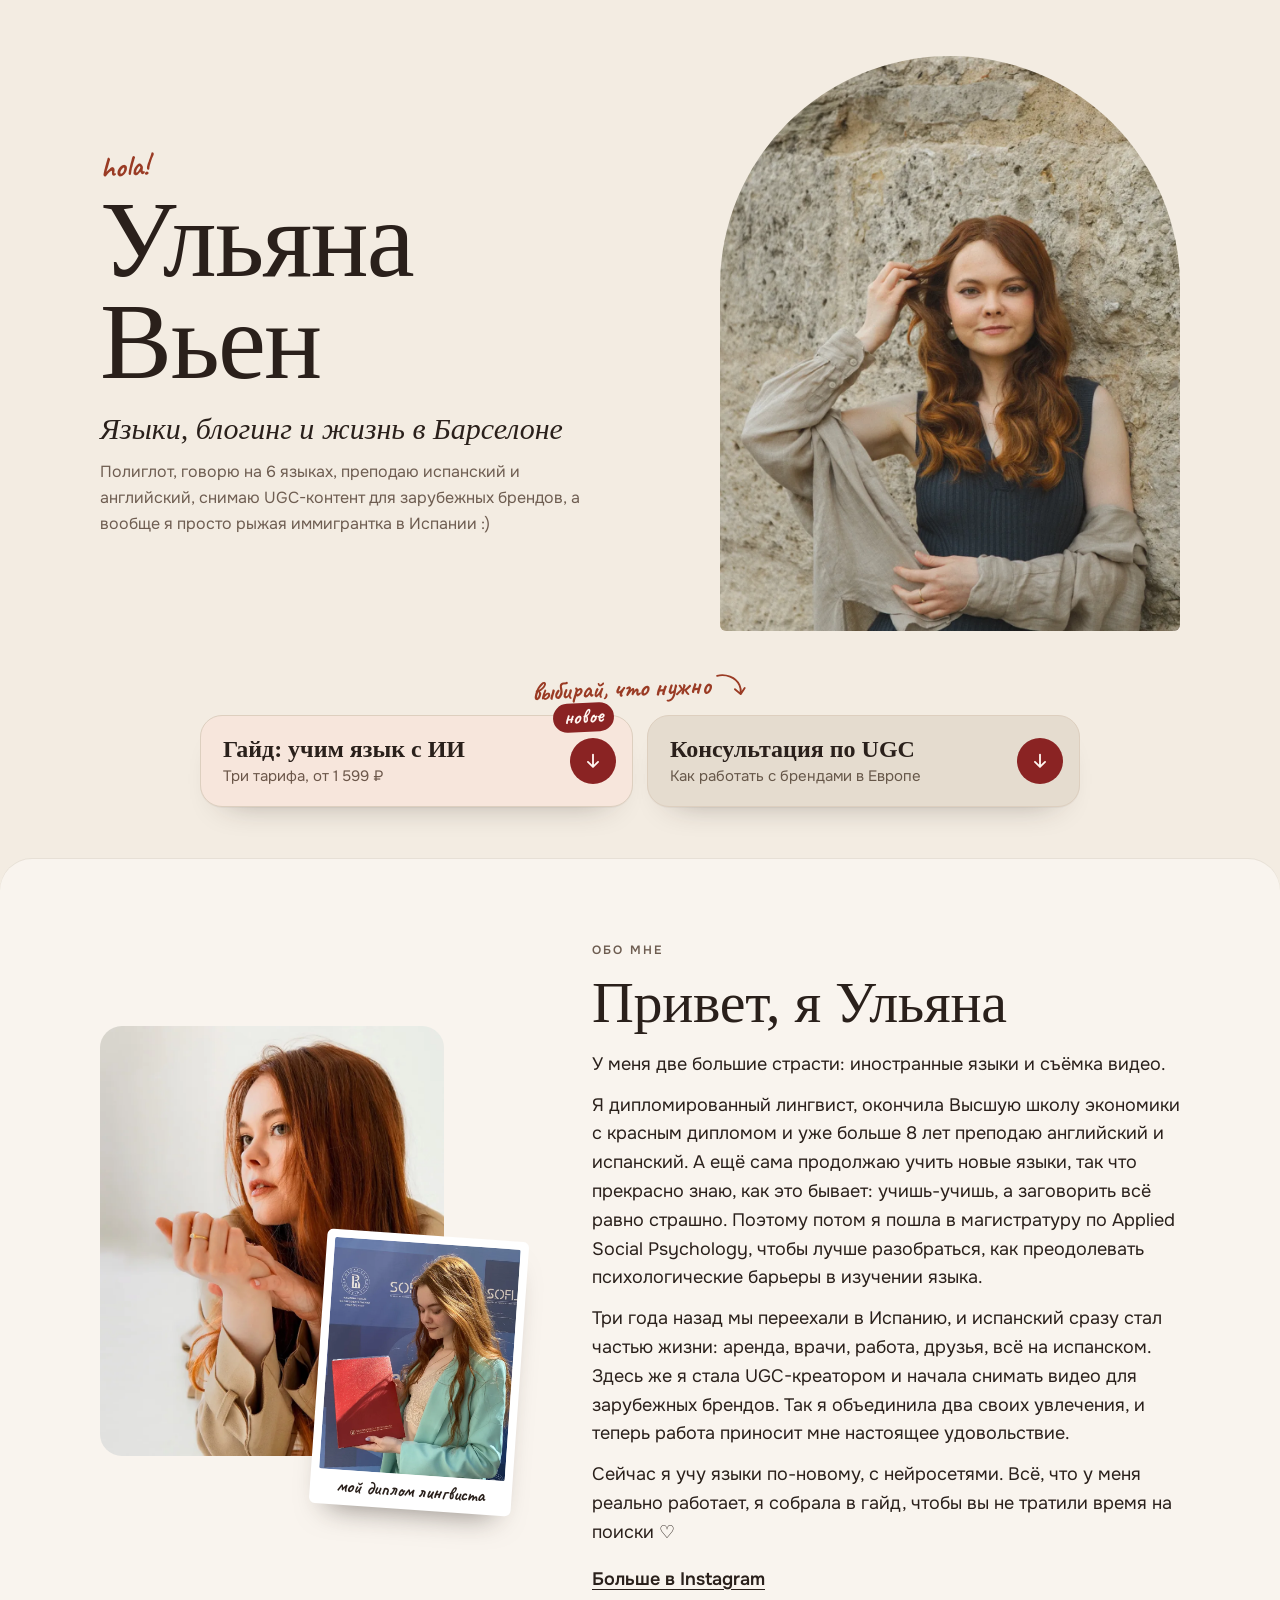
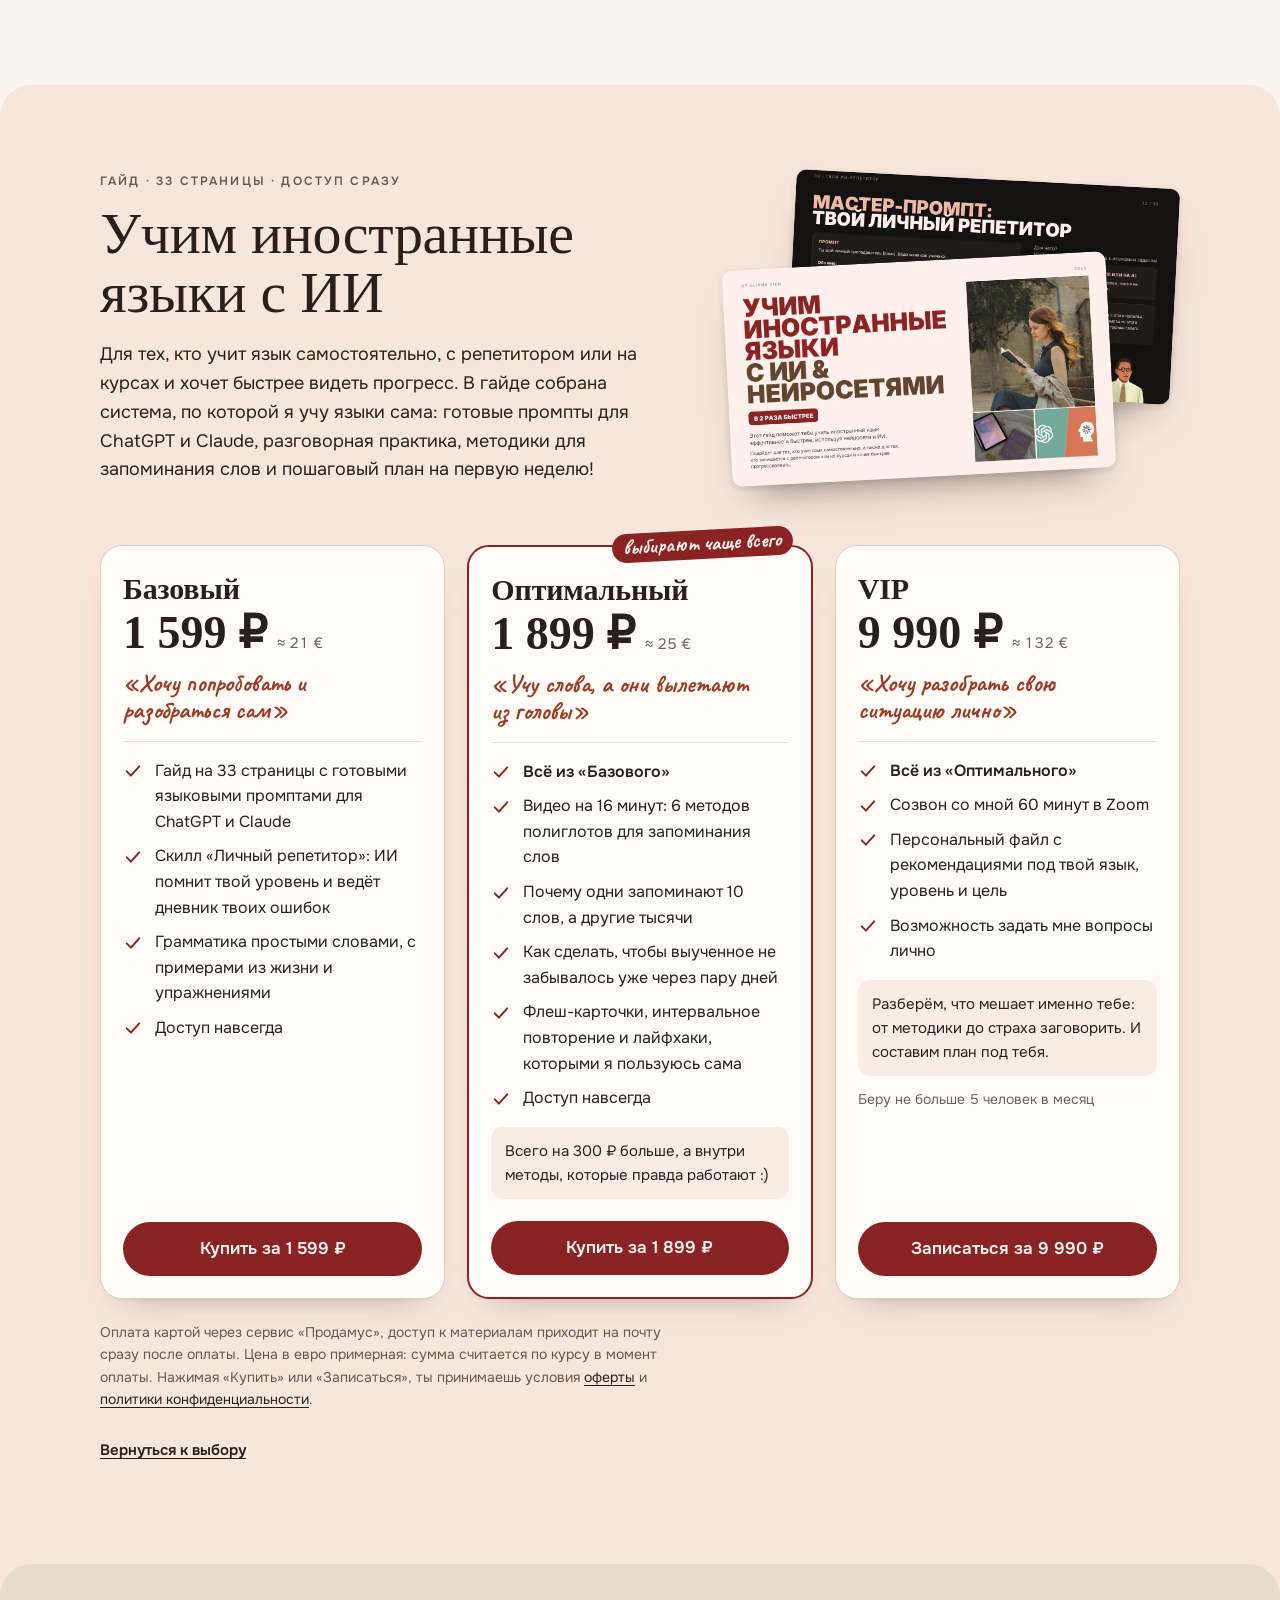
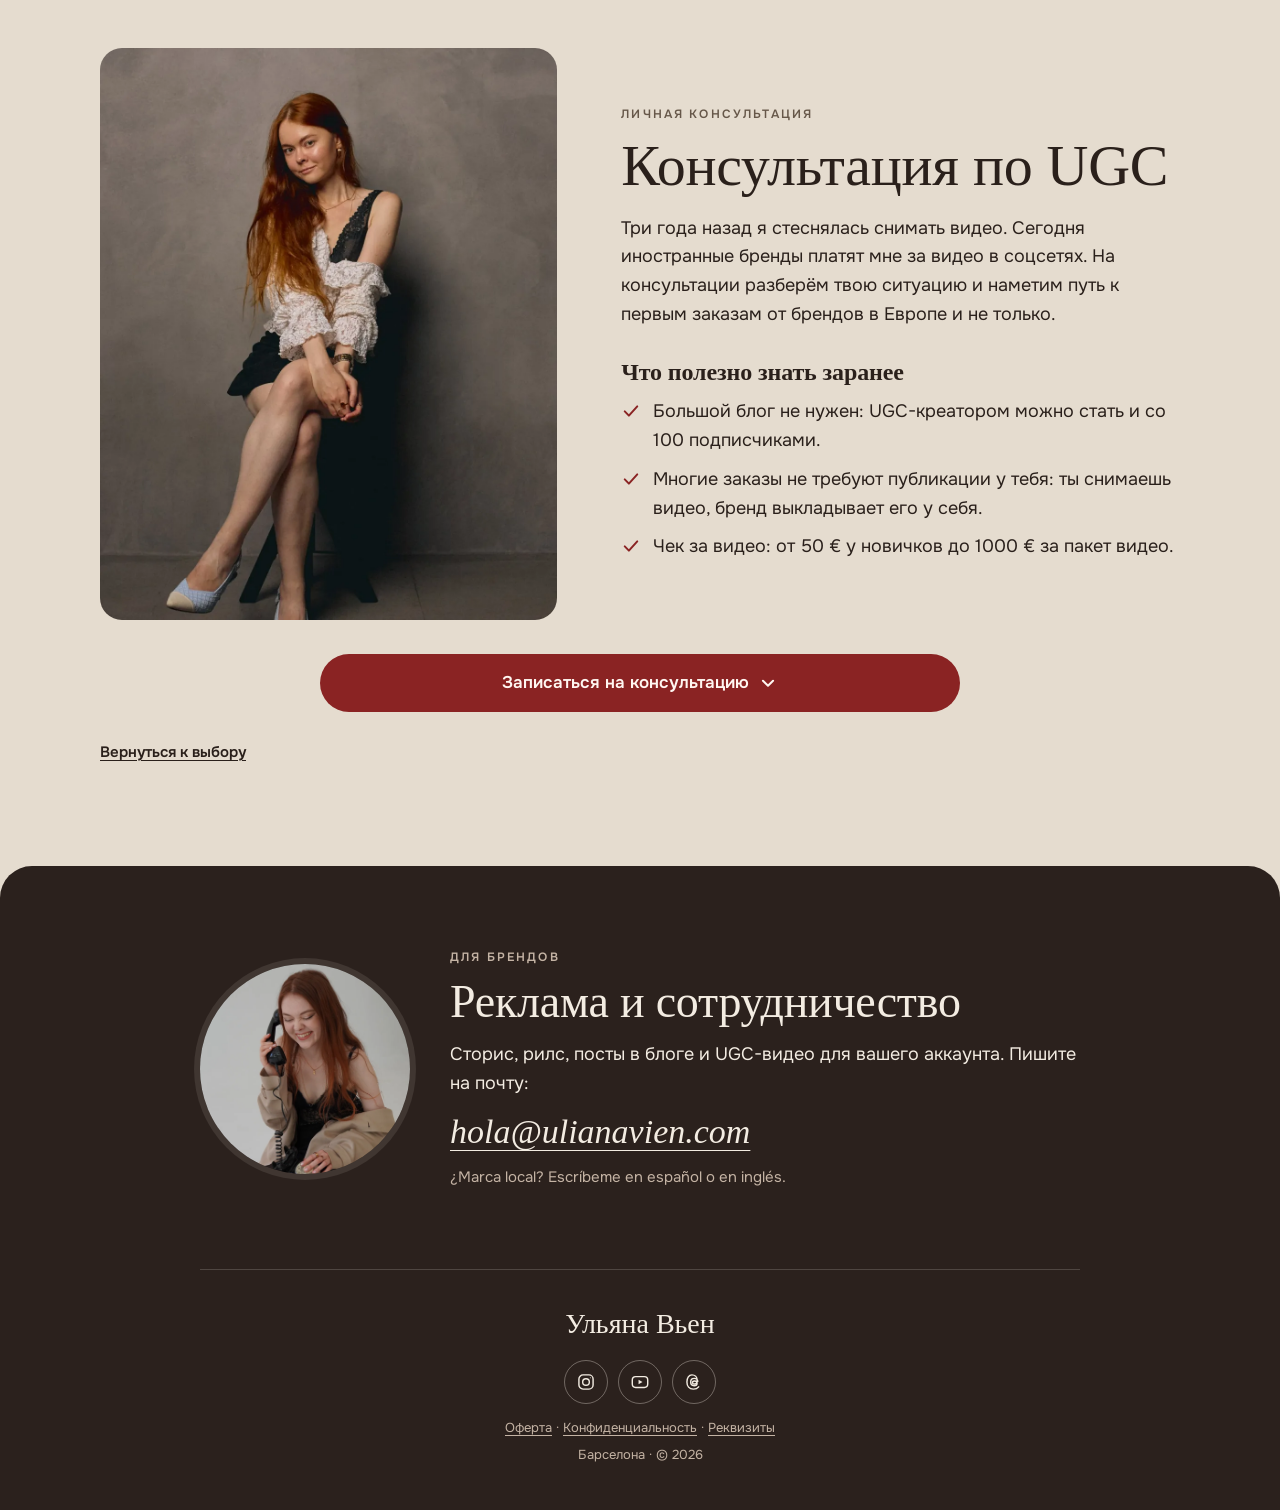
<file: index.html>
<!doctype html>
<html lang="ru">
<head>
  <meta charset="utf-8">
  <meta name="viewport" content="width=device-width, initial-scale=1, viewport-fit=cover">
  <meta name="robots" content="noindex">
  <title>Ульяна Вьен: языки, UGC и жизнь в Испании</title>
  <meta name="description" content="Гайд «Учим иностранные языки с ИИ», консультации по UGC. Ульяна Вьен, лингвист, Барселона.">
  <meta name="theme-color" content="#f3ece2">
  <meta property="og:type" content="website">
  <meta property="og:title" content="Ульяна Вьен">
  <meta property="og:description" content="Гайд «Учим иностранные языки с ИИ» и консультации по UGC.">
  <meta property="og:image" content="https://ulianavien.com/img/og.jpg">
  <meta property="og:locale" content="ru_RU">
  <link rel="icon" href="/favicon.svg" type="image/svg+xml">
  <link rel="preconnect" href="https://fonts.bunny.net">
  <link rel="stylesheet" href="https://fonts.bunny.net/css?family=cormorant-garamond:500,500i,600|onest:400,500,600|caveat:700&display=swap">
  <link rel="stylesheet" href="/styles.css">
  <link rel="preload" as="image" href="/img/uliana-hero.webp" fetchpriority="high">
</head>
<body>
  <header class="hero tone-0">
    <div class="wrap hero__grid">
      <figure class="hero__frame">
        <img class="hero__photo" src="/img/uliana-hero.webp" width="1080" height="1350" fetchpriority="high" alt="Ульяна Вьен с длинными рыжими волосами у каменной стены">
      </figure>
      <div class="hero__text">
        <p class="hand hero__hi" lang="es">hola!</p>
        <h1 class="hero__name">Ульяна Вьен</h1>
        <p class="hero__line">Языки, блогинг и жизнь в Барселоне</p>
        <p class="hero__bio">Полиглот, говорю на 6 языках, преподаю испанский и английский, снимаю <span class="nowrap">UGC-контент</span> для зарубежных брендов, а вообще я просто рыжая иммигрантка в Испании :)</p>
      </div>
    </div>
  </header>

  <nav class="doors tone-0" id="doors" aria-label="Чем могу помочь">
    <div class="wrap">
      <p class="hand doors__hint" aria-hidden="true">выбирай, что нужно
        <svg viewBox="0 0 40 32"><path d="M4 6c10-2 22 2 26 12 1.5 3.6 1.6 6.6 1 9.5M24.5 22.5l6.5 6 5-7"/></svg></p>
      <ul class="doors__list">
        <li><a class="door tone-1" href="#gaid">
          <span class="door__text"><span class="door__name">Гайд: учим язык с ИИ</span><span class="door__sub">Три тарифа, от 1&nbsp;599&nbsp;₽</span></span>
          <span class="door__go"><svg viewBox="0 0 24 24" aria-hidden="true"><path d="M12 5v13M6.5 13 12 18.5 17.5 13"/></svg></span>
          <span class="sticker hand" aria-hidden="true">новое</span>
        </a></li>
        <li><a class="door tone-2" href="#ugc">
          <span class="door__text"><span class="door__name">Консультация по UGC</span><span class="door__sub">Как работать с брендами в Европе</span></span>
          <span class="door__go"><svg viewBox="0 0 24 24" aria-hidden="true"><path d="M12 5v13M6.5 13 12 18.5 17.5 13"/></svg></span>
        </a></li>
      </ul>
    </div>
  </nav>

  <main>
    <section class="sheet about tone-0" id="obo-mne" aria-labelledby="about-title">
      <div class="wrap about__grid">
        <div class="about__photos">
          <img class="about__photo" src="/img/uliana-portrait.webp" width="900" height="1125" loading="lazy" alt="Ульяна в бежевом тренче у белой стены">
          <figure class="polaroid">
            <img src="/img/uliana-diploma.webp" width="720" height="900" loading="lazy" alt="Ульяна с красным дипломом в руках">
            <figcaption class="hand">мой диплом лингвиста</figcaption>
          </figure>
        </div>
        <div class="about__text">
          <p class="kicker">Обо мне</p>
          <h2 id="about-title">Привет, я Ульяна</h2>
          <p class="about__first">У меня две большие страсти: иностранные языки и съёмка видео.</p>
          <p>Я дипломированный лингвист, окончила Высшую школу экономики с красным дипломом и уже больше 8 лет преподаю английский и испанский. А ещё сама продолжаю учить новые языки, так что прекрасно знаю, как это бывает: учишь-учишь, а заговорить всё равно страшно. Поэтому потом я пошла в магистратуру по <span lang="en">Applied Social Psychology</span>, чтобы лучше разобраться, как преодолевать психологические барьеры в изучении языка.</p>
          <p>Три года назад мы переехали в Испанию, и испанский сразу стал частью жизни: аренда, врачи, работа, друзья, всё на испанском. Здесь же я стала <span class="nowrap">UGC-креатором</span> и начала снимать видео для зарубежных брендов. Так я объединила два своих увлечения, и теперь работа приносит мне настоящее удовольствие.</p>
          <p>Сейчас я учу языки по-новому, с нейросетями. Всё, что у меня реально работает, я собрала в гайд, чтобы вы не тратили время на поиски ♡</p>
          <a class="text-link" href="https://www.instagram.com/ulianavien/" target="_blank" rel="noopener">Больше в Instagram</a>
        </div>
      </div>
    </section>

    <section class="sheet offer tone-1" id="gaid" aria-labelledby="gaid-title">
      <div class="wrap">
        <div class="offer__intro">
          <div>
            <p class="kicker">Гайд · 33 страницы · доступ сразу</p>
            <h2 id="gaid-title">Учим иностранные языки с ИИ</h2>
            <p class="lead">Для тех, кто учит язык самостоятельно, с репетитором или на курсах и хочет быстрее видеть прогресс. В гайде собрана система, по которой я учу языки сама: готовые промпты для ChatGPT и Claude, разговорная практика, методики для запоминания слов и пошаговый план на первую неделю!</p>
          </div>
          <figure class="guide-pages">
            <img class="guide-pages__back" src="/img/guide-master-prompt.webp" width="1280" height="720" loading="lazy" alt="Страница гайда «Мастер-промпт: твой личный репетитор»">
            <img class="guide-pages__front" src="/img/guide-cover.webp" width="1280" height="720" loading="lazy" alt="Обложка гайда «Учим иностранные языки с ИИ и нейросетями»">
          </figure>
        </div>

        <ol class="tiers" aria-label="Тарифы">
          <li class="tier" id="gaid-bazovyy">
            <h3 class="tier__name">Базовый</h3>
            <p class="tier__price"><span class="tier__rub">1&nbsp;599&nbsp;₽</span> <span class="tier__eur">≈&nbsp;21&nbsp;€</span></p>
            <p class="tier__for hand">«Хочу попробовать и разобраться сам»</p>
            <ul class="checks tier__list">
              <li>Гайд на 33 страницы с готовыми языковыми промптами для ChatGPT и Claude</li>
              <li>Скилл «Личный репетитор»: ИИ помнит твой уровень и ведёт дневник твоих ошибок</li>
              <li>Грамматика простыми словами, с примерами из жизни и упражнениями</li>
              <li>Доступ навсегда</li>
            </ul>
            <a class="button tier__buy" href="https://payform.ru/tfd3hAE/">Купить за 1&nbsp;599&nbsp;₽</a>
          </li>
          <li class="tier tier--pick" id="gaid-optimalnyy">
            <span class="sticker tier__badge hand">выбирают чаще всего</span>
            <h3 class="tier__name">Оптимальный</h3>
            <p class="tier__price"><span class="tier__rub">1&nbsp;899&nbsp;₽</span> <span class="tier__eur">≈&nbsp;25&nbsp;€</span></p>
            <p class="tier__for hand">«Учу слова, а они вылетают из головы»</p>
            <ul class="checks tier__list">
              <li><strong>Всё из «Базового»</strong></li>
              <li>Видео на 16 минут: 6 методов полиглотов для запоминания слов</li>
              <li>Почему одни запоминают 10 слов, а другие тысячи</li>
              <li>Как сделать, чтобы выученное не забывалось уже через пару дней</li>
              <li>Флеш-карточки, интервальное повторение и лайфхаки, которыми я пользуюсь сама</li>
              <li>Доступ навсегда</li>
            </ul>
            <p class="tier__note">Всего на 300&nbsp;₽ больше, а внутри методы, которые правда работают :)</p>
            <a class="button tier__buy" href="https://payform.ru/52cZmFh/">Купить за 1&nbsp;899&nbsp;₽</a>
          </li>
          <li class="tier" id="gaid-vip">
            <h3 class="tier__name">VIP</h3>
            <p class="tier__price"><span class="tier__rub">9&nbsp;990&nbsp;₽</span> <span class="tier__eur">≈&nbsp;132&nbsp;€</span></p>
            <p class="tier__for hand">«Хочу разобрать свою ситуацию лично»</p>
            <ul class="checks tier__list">
              <li><strong>Всё из «Оптимального»</strong></li>
              <li>Созвон со мной 60 минут в Zoom</li>
              <li>Персональный файл с рекомендациями под твой язык, уровень и цель</li>
              <li>Возможность задать мне вопросы лично</li>
            </ul>
            <p class="tier__note">Разберём, что мешает именно тебе: от методики до страха заговорить. И составим план под тебя.</p>
            <p class="tier__limit">Беру не больше 5 человек в месяц</p>
            <a class="button tier__buy" href="https://payform.ru/5kcZmFz/">Записаться за 9&nbsp;990&nbsp;₽</a>
          </li>
        </ol>

        <p class="tiers__legal">Оплата картой через сервис «Продамус», доступ к материалам приходит на почту сразу после оплаты. Цена в евро примерная: сумма считается по курсу в момент оплаты. Нажимая «Купить» или «Записаться», ты принимаешь условия <a href="/oferta/">оферты</a> и <a href="/privacy/">политики конфиденциальности</a>.</p>
        <a class="back-link" href="#doors">Вернуться к выбору</a>
      </div>
    </section>

    <section class="sheet offer tone-2" id="ugc" aria-labelledby="ugc-title">
      <div class="wrap">
        <div class="offer__intro offer__intro--flip">
          <figure class="offer__photo offer__photo--studio">
            <img src="/img/uliana-studio.webp" width="1000" height="1250" loading="lazy" alt="Ульяна в студии сидит на табурете и улыбается">
          </figure>
          <div>
            <p class="kicker">Личная консультация</p>
            <h2 id="ugc-title">Консультация по UGC</h2>
            <p class="lead">Три года назад я стеснялась снимать видео. Сегодня иностранные бренды платят мне за видео в соцсетях. На консультации разберём твою ситуацию и наметим путь к первым заказам от брендов в Европе и не только.</p>
            <h3 class="list-title">Что полезно знать заранее</h3>
            <ul class="checks">
              <li>Большой блог не нужен: <span class="nowrap">UGC-креатором</span> можно стать и со 100 подписчиками.</li>
              <li>Многие заказы не требуют публикации у тебя: ты снимаешь видео, бренд выкладывает его у себя.</li>
              <li>Чек за видео: от 50 € у новичков до 1000 € за пакет видео.</li>
            </ul>
          </div>
        </div>

        <details class="signup">
          <summary>Записаться на консультацию
            <svg viewBox="0 0 24 24" aria-hidden="true"><path d="M6.5 9.5 12 15l5.5-5.5"/></svg></summary>
          <form class="order" name="ugc-consultation" method="POST" action="/spasibo/" data-netlify="true" netlify-honeypot="company-site" data-success="Заявка у меня. Напишу тебе, чтобы договориться о времени консультации.">
            <input type="hidden" name="form-name" value="ugc-consultation">
            <input type="hidden" name="subject" value="Сайт: заявка на консультацию по UGC">
            <p class="hp"><label>Не заполняй это поле <input name="company-site" tabindex="-1" autocomplete="off"></label></p>
            <div class="field">
              <label for="u-name">Как тебя зовут</label>
              <input id="u-name" name="name" autocomplete="given-name" required>
            </div>
            <div class="field">
              <label for="u-contact">Где тебе написать</label>
              <input id="u-contact" name="contact" placeholder="Telegram, WhatsApp или Instagram" required>
            </div>
            <div class="field">
              <label for="u-place">Где ты живёшь</label>
              <input id="u-place" name="place" placeholder="Страна и город">
            </div>
            <fieldset class="field">
              <legend>Где ты сейчас в UGC</legend>
              <div class="chips">
                <label class="chip"><input type="radio" name="stage" value="Только присматриваюсь" required><span>Только присматриваюсь</span></label>
                <label class="chip"><input type="radio" name="stage" value="Есть первые работы"><span>Есть первые работы</span></label>
                <label class="chip"><input type="radio" name="stage" value="Уже работаю с брендами"><span>Уже работаю с брендами</span></label>
              </div>
            </fieldset>
            <div class="field">
              <label for="u-topic">Что хочешь разобрать <span class="optional">необязательно</span></label>
              <textarea id="u-topic" name="topic" rows="3"></textarea>
            </div>
            <button class="button" type="submit">Отправить заявку</button>
            <p class="privacy">Заявку увидит только Ульяна, контакт нужен, чтобы тебе ответить. <a href="/privacy/">Подробнее</a></p>
          </form>
        </details>
        <a class="back-link" href="#doors">Вернуться к выбору</a>
      </div>
    </section>

    <section class="sheet brands tone-3" id="reklama" aria-labelledby="reklama-title">
      <div class="wrap brands__grid">
        <img class="brands__photo" src="/img/uliana-phone.webp" width="900" height="1125" loading="lazy" alt="Ульяна смеётся и говорит по старому дисковому телефону">
        <div>
          <p class="kicker">Для брендов</p>
          <h2 id="reklama-title">Реклама и сотрудничество</h2>
          <p>Сторис, рилс, посты в блоге и <span class="nowrap">UGC-видео</span> для вашего аккаунта. Пишите на почту:</p>
          <p class="brands__mail"><a class="mail" data-u="aloh" data-d="moc.neivanailu">hola (собака) ulianavien.com</a></p>
          <p class="brands__es" lang="es">¿Marca local? Escríbeme en español o en inglés.</p>
        </div>
      </div>
    </section>
  </main>

  <footer class="footer tone-3">
    <div class="wrap">
      <p class="footer__name">Ульяна Вьен</p>
      <ul class="socials">
        <li><a href="https://www.instagram.com/ulianavien/" rel="me noopener" target="_blank" aria-label="Instagram">
          <svg viewBox="0 0 24 24" aria-hidden="true"><rect x="3.5" y="3.5" width="17" height="17" rx="5"/><circle cx="12" cy="12" r="4"/><circle cx="17.2" cy="6.8" r="0.6" class="dot"/></svg></a></li>
        <li><a href="https://www.youtube.com/@UlianaVien" rel="me noopener" target="_blank" aria-label="YouTube">
          <svg viewBox="0 0 24 24" aria-hidden="true"><rect x="2.75" y="5.5" width="18.5" height="13" rx="4"/><path d="M10.25 9.25v5.5l4.75-2.75z" class="fill"/></svg></a></li>
        <li><a href="https://www.threads.net/@ulianavien" rel="me noopener" target="_blank" aria-label="Threads">
          <svg viewBox="0 0 24 24" aria-hidden="true"><path d="M16.6 11.2c-.4-2.4-2-3.6-4.3-3.6-2.6 0-4.3 1.8-4.3 4.5s1.7 4.4 4.1 4.4c2.2 0 3.6-1.3 3.6-3.1 0-1.6-1.2-2.5-3-2.5-1.5 0-2.5.8-2.5 1.9 0 1 .8 1.7 2 1.7 2.5 0 3.6-2.2 3.6-4.6 0-3.9-2.8-6.4-6.3-6.4C5.9 3.5 3.5 7 3.5 12s2.6 8.5 7.8 8.5c2.7 0 4.9-1 6.3-2.7"/></svg></a></li>
      </ul>
      <p class="footer__small"><a href="/oferta/">Оферта</a> · <a href="/privacy/">Конфиденциальность</a> · <a href="/rekvizity/">Реквизиты</a></p>
      <p class="footer__small footer__year">Барселона · © 2026</p>
    </div>
  </footer>

  <script src="/app.js" defer></script>
</body>
</html>
</file>
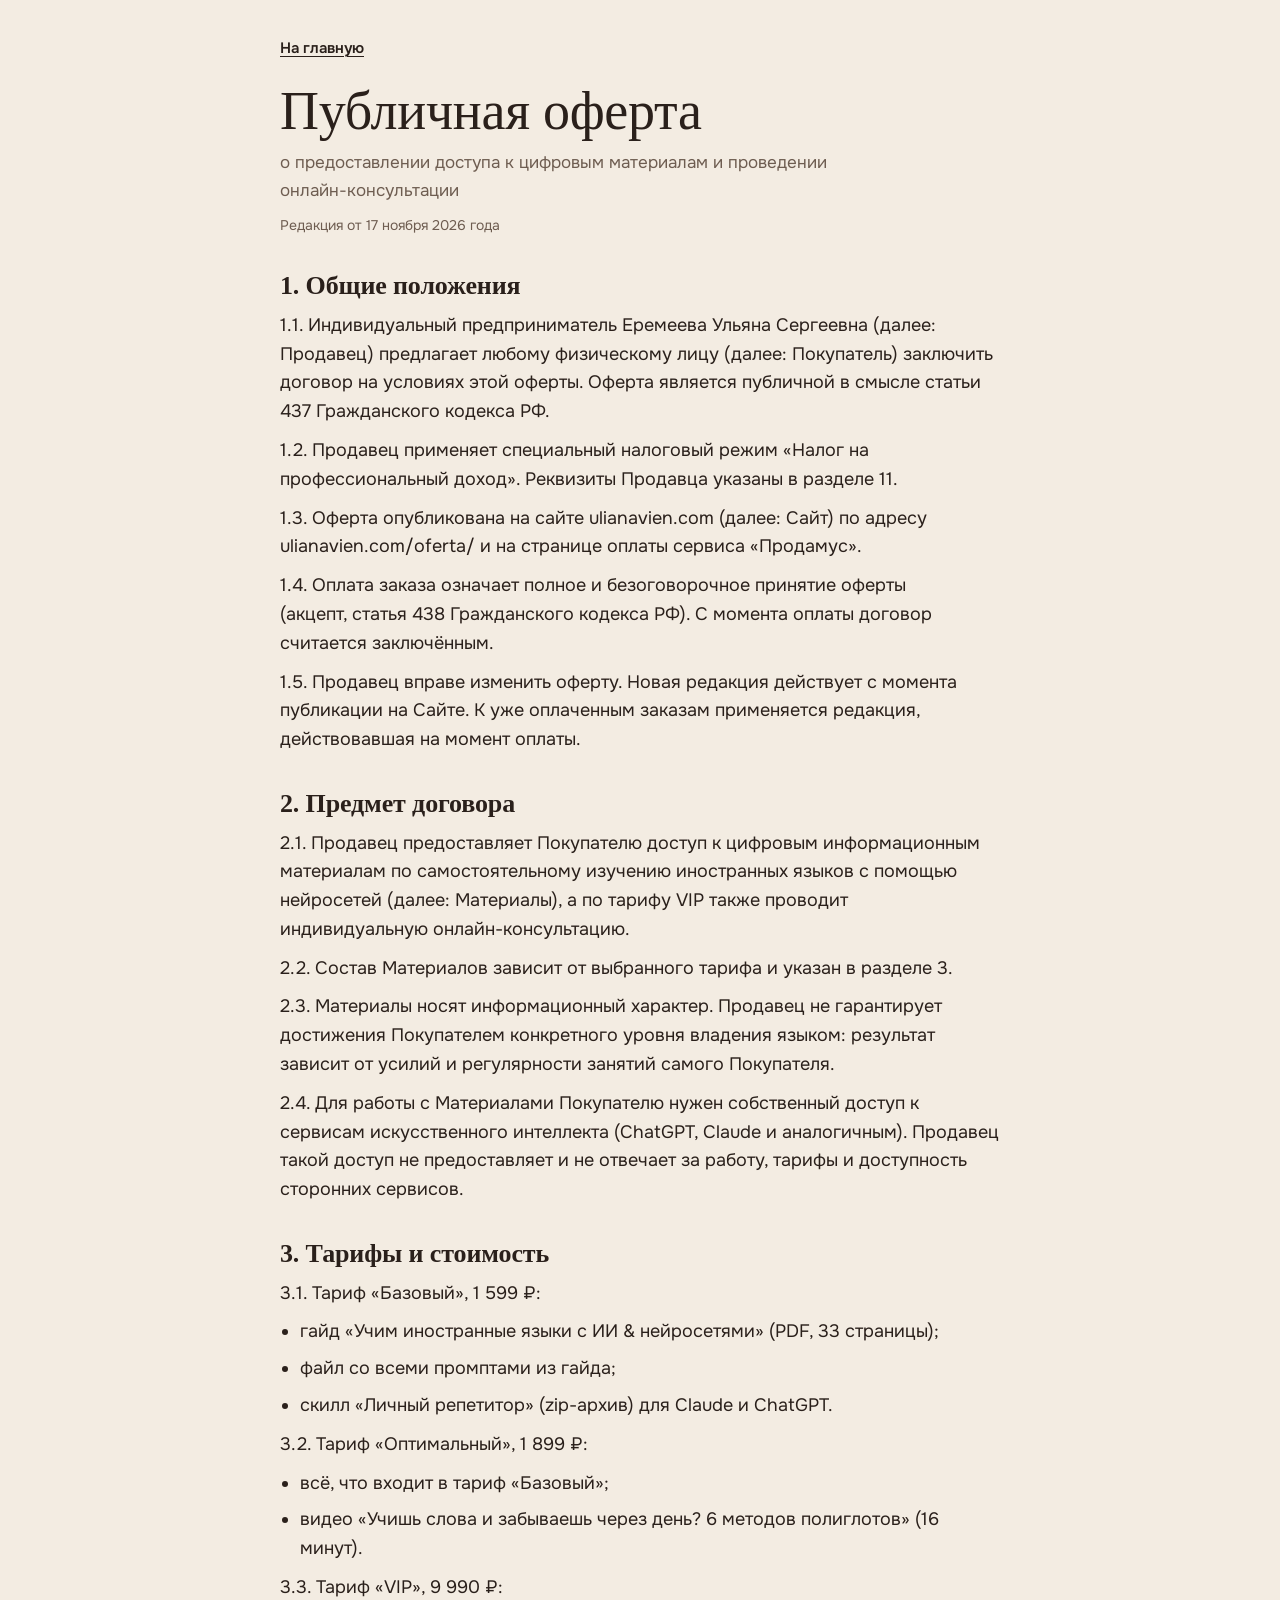
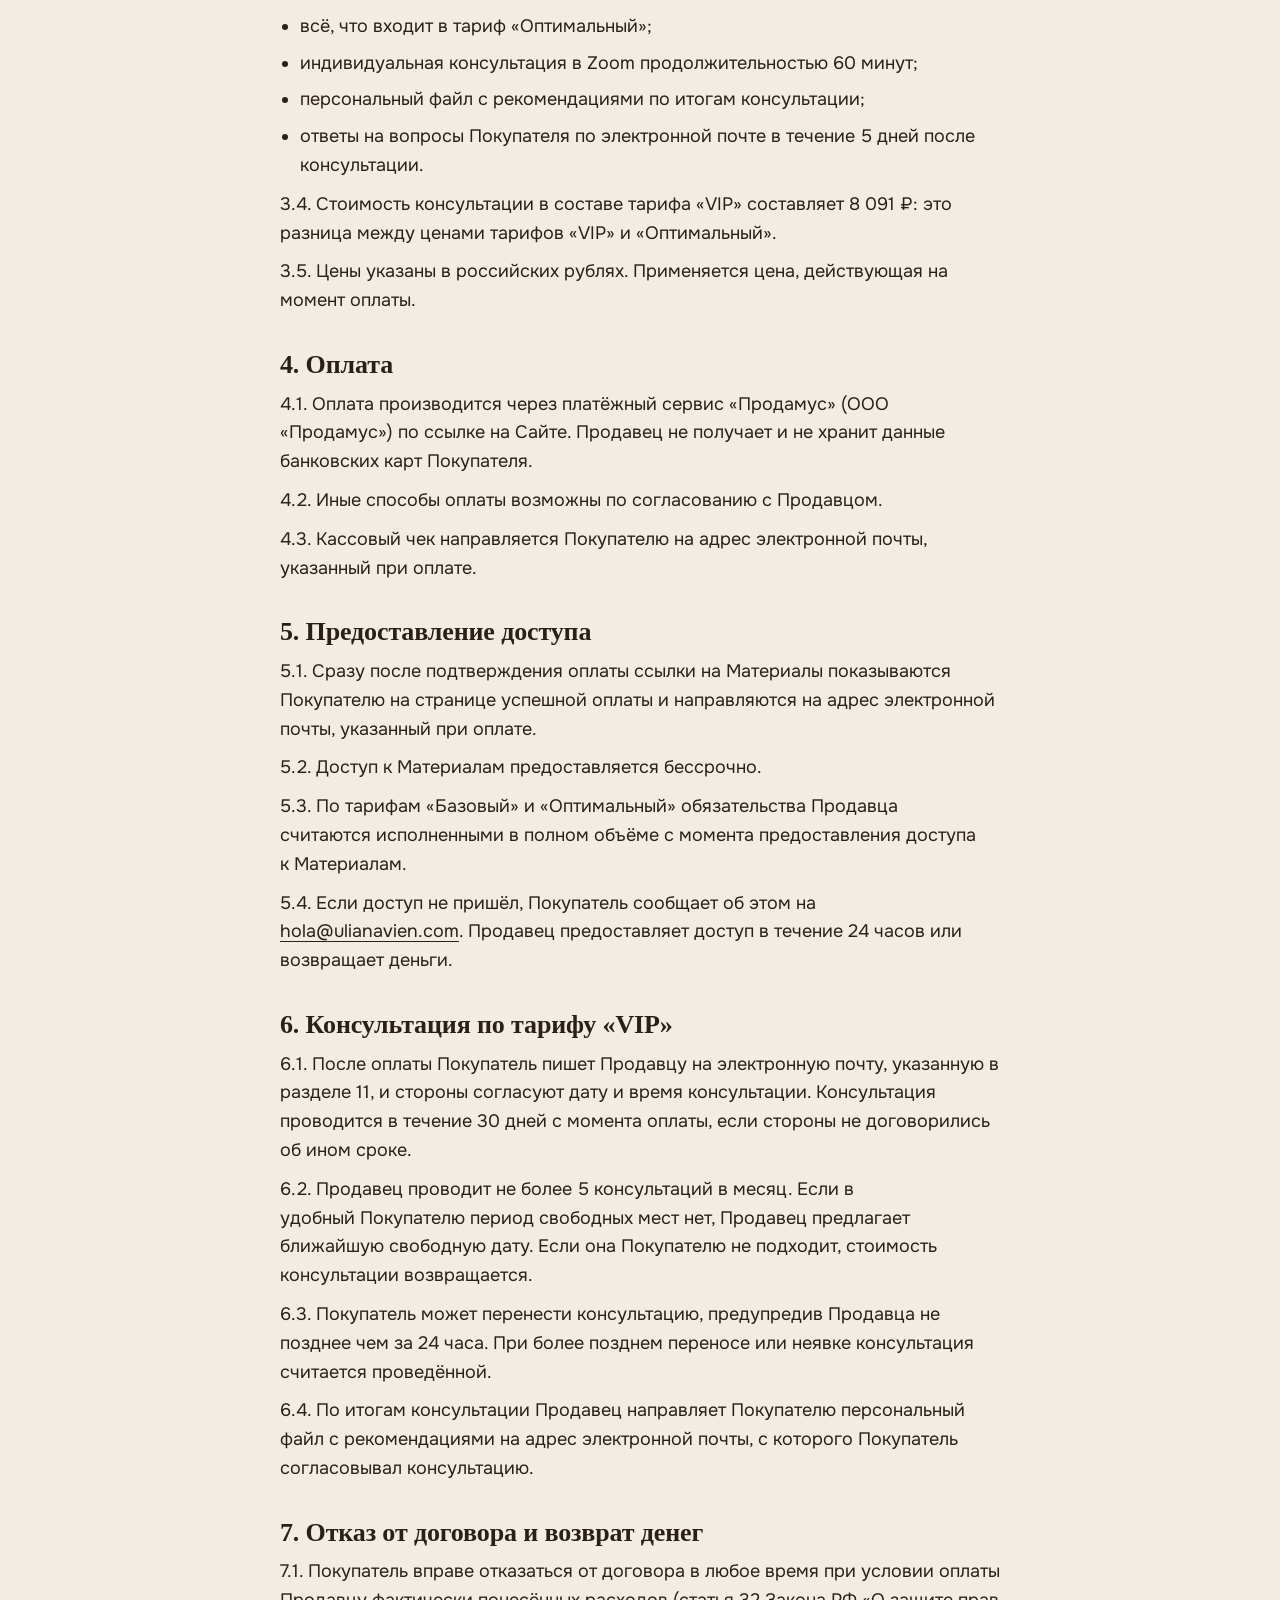
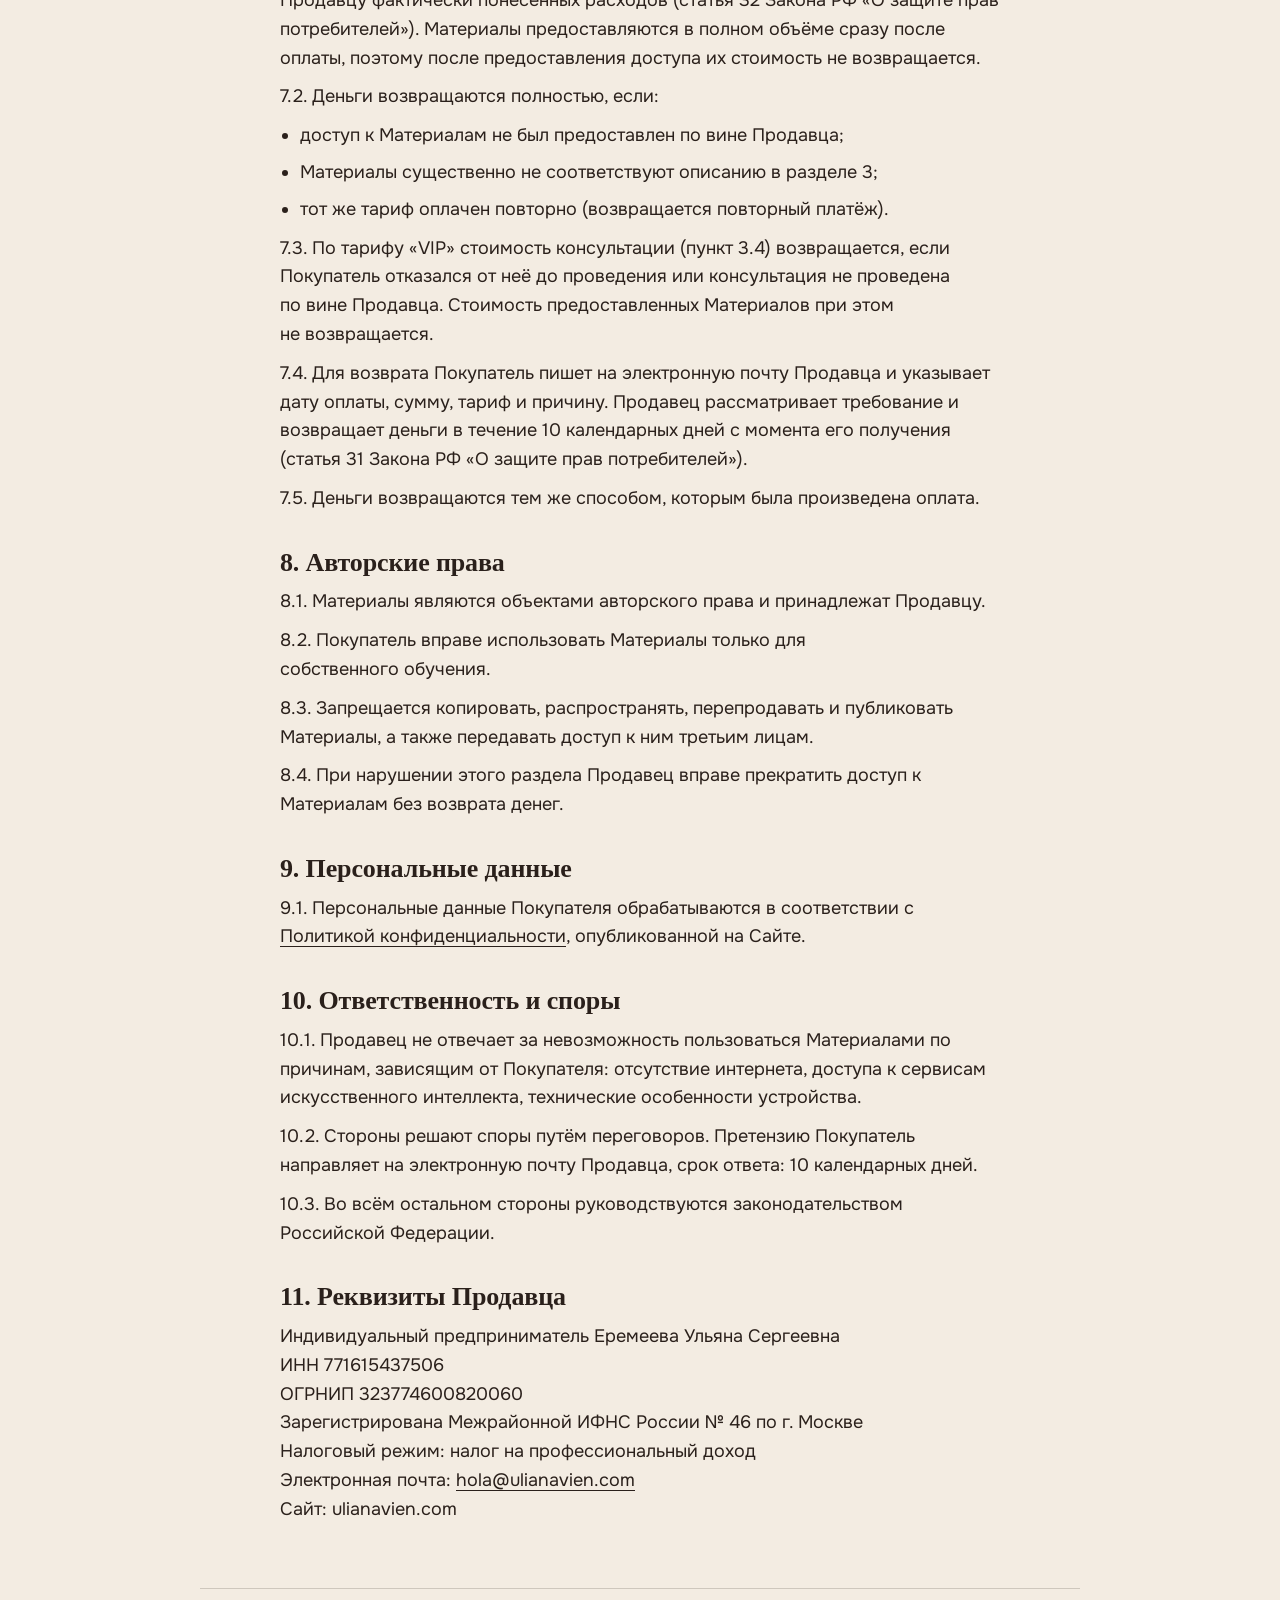
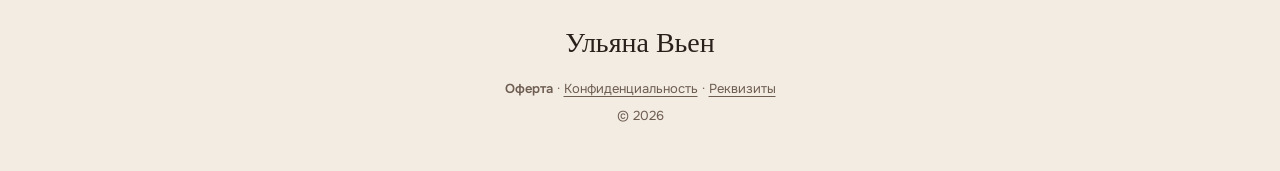
<file: oferta/index.html>
<!doctype html>
<html lang="ru">
<head>
  <meta charset="utf-8">
  <meta name="viewport" content="width=device-width, initial-scale=1, viewport-fit=cover">
  <meta name="robots" content="noindex">
  <title>Публичная оферта · Ульяна Вьен</title>
  <link rel="icon" href="/favicon.svg" type="image/svg+xml">
  <link rel="preconnect" href="https://fonts.bunny.net">
  <link rel="stylesheet" href="https://fonts.bunny.net/css?family=cormorant-garamond:500,600|onest:400,500,600&display=swap">
  <link rel="stylesheet" href="/styles.css">
</head>
<body>
  <main class="legal">
    <div class="wrap">
      <a class="back-link" href="/#gaid">На главную</a>
      <h1>Публичная оферта</h1>
      <p class="legal__sub">о предоставлении доступа к цифровым материалам и проведении онлайн-консультации</p>
      <p class="legal__date">Редакция от 17 ноября 2026 года</p>

      <h2>1. Общие положения</h2>
      <p>1.1. Индивидуальный предприниматель Еремеева Ульяна Сергеевна (далее: Продавец) предлагает любому физическому лицу (далее: Покупатель) заключить договор на условиях этой оферты. Оферта является публичной в смысле статьи 437 Гражданского кодекса РФ.</p>
      <p>1.2. Продавец применяет специальный налоговый режим «Налог на профессиональный доход». Реквизиты Продавца указаны в разделе 11.</p>
      <p>1.3. Оферта опубликована на сайте ulianavien.com (далее: Сайт) по адресу ulianavien.com/oferta/ и на странице оплаты сервиса «Продамус».</p>
      <p>1.4. Оплата заказа означает полное и безоговорочное принятие оферты (акцепт, статья 438 Гражданского кодекса РФ). С момента оплаты договор считается заключённым.</p>
      <p>1.5. Продавец вправе изменить оферту. Новая редакция действует с момента публикации на Сайте. К уже оплаченным заказам применяется редакция, действовавшая на момент оплаты.</p>

      <h2>2. Предмет договора</h2>
      <p>2.1. Продавец предоставляет Покупателю доступ к цифровым информационным материалам по самостоятельному изучению иностранных языков с помощью нейросетей (далее: Материалы), а по тарифу VIP также проводит индивидуальную онлайн-консультацию.</p>
      <p>2.2. Состав Материалов зависит от выбранного тарифа и указан в разделе 3.</p>
      <p>2.3. Материалы носят информационный характер. Продавец не гарантирует достижения Покупателем конкретного уровня владения языком: результат зависит от усилий и регулярности занятий самого Покупателя.</p>
      <p>2.4. Для работы с Материалами Покупателю нужен собственный доступ к сервисам искусственного интеллекта (ChatGPT, Claude и аналогичным). Продавец такой доступ не предоставляет и не отвечает за работу, тарифы и доступность сторонних сервисов.</p>

      <h2>3. Тарифы и стоимость</h2>
      <p>3.1. Тариф «Базовый», 1&nbsp;599&nbsp;₽:</p>
      <ul class="legal__list">
        <li>гайд «Учим иностранные языки с ИИ &amp; нейросетями» (PDF, 33 страницы);</li>
        <li>файл со всеми промптами из гайда;</li>
        <li>скилл «Личный репетитор» (zip-архив) для Claude и ChatGPT.</li>
      </ul>
      <p>3.2. Тариф «Оптимальный», 1&nbsp;899&nbsp;₽:</p>
      <ul class="legal__list">
        <li>всё, что входит в тариф «Базовый»;</li>
        <li>видео «Учишь слова и забываешь через день? 6 методов полиглотов» (16 минут).</li>
      </ul>
      <p>3.3. Тариф «VIP», 9&nbsp;990&nbsp;₽:</p>
      <ul class="legal__list">
        <li>всё, что входит в тариф «Оптимальный»;</li>
        <li>индивидуальная консультация в Zoom продолжительностью 60 минут;</li>
        <li>персональный файл с рекомендациями по итогам консультации;</li>
        <li>ответы на вопросы Покупателя по электронной почте в течение 5 дней после консультации.</li>
      </ul>
      <p>3.4. Стоимость консультации в составе тарифа «VIP» составляет 8&nbsp;091&nbsp;₽: это разница между ценами тарифов «VIP» и «Оптимальный».</p>
      <p>3.5. Цены указаны в российских рублях. Применяется цена, действующая на момент оплаты.</p>

      <h2>4. Оплата</h2>
      <p>4.1. Оплата производится через платёжный сервис «Продамус» (ООО «Продамус») по ссылке на Сайте. Продавец не получает и не хранит данные банковских карт Покупателя.</p>
      <p>4.2. Иные способы оплаты возможны по согласованию с Продавцом.</p>
      <p>4.3. Кассовый чек направляется Покупателю на адрес электронной почты, указанный при оплате.</p>

      <h2>5. Предоставление доступа</h2>
      <p>5.1. Сразу после подтверждения оплаты ссылки на Материалы показываются Покупателю на странице успешной оплаты и направляются на адрес электронной почты, указанный при оплате.</p>
      <p>5.2. Доступ к Материалам предоставляется бессрочно.</p>
      <p>5.3. По тарифам «Базовый» и «Оптимальный» обязательства Продавца считаются исполненными в полном объёме с момента предоставления доступа к Материалам.</p>
      <p>5.4. Если доступ не пришёл, Покупатель сообщает об этом на <a class="mail" data-u="aloh" data-d="moc.neivanailu">hola (собака) ulianavien.com</a>. Продавец предоставляет доступ в течение 24 часов или возвращает деньги.</p>

      <h2>6. Консультация по тарифу «VIP»</h2>
      <p>6.1. После оплаты Покупатель пишет Продавцу на электронную почту, указанную в разделе 11, и стороны согласуют дату и время консультации. Консультация проводится в течение 30 дней с момента оплаты, если стороны не договорились об ином сроке.</p>
      <p>6.2. Продавец проводит не более 5 консультаций в месяц. Если в удобный Покупателю период свободных мест нет, Продавец предлагает ближайшую свободную дату. Если она Покупателю не подходит, стоимость консультации возвращается.</p>
      <p>6.3. Покупатель может перенести консультацию, предупредив Продавца не позднее чем за 24 часа. При более позднем переносе или неявке консультация считается проведённой.</p>
      <p>6.4. По итогам консультации Продавец направляет Покупателю персональный файл с рекомендациями на адрес электронной почты, с которого Покупатель согласовывал консультацию.</p>

      <h2>7. Отказ от договора и возврат денег</h2>
      <p>7.1. Покупатель вправе отказаться от договора в любое время при условии оплаты Продавцу фактически понесённых расходов (статья 32 Закона РФ «О защите прав потребителей»). Материалы предоставляются в полном объёме сразу после оплаты, поэтому после предоставления доступа их стоимость не возвращается.</p>
      <p>7.2. Деньги возвращаются полностью, если:</p>
      <ul class="legal__list">
        <li>доступ к Материалам не был предоставлен по вине Продавца;</li>
        <li>Материалы существенно не соответствуют описанию в разделе 3;</li>
        <li>тот же тариф оплачен повторно (возвращается повторный платёж).</li>
      </ul>
      <p>7.3. По тарифу «VIP» стоимость консультации (пункт 3.4) возвращается, если Покупатель отказался от неё до проведения или консультация не проведена по вине Продавца. Стоимость предоставленных Материалов при этом не возвращается.</p>
      <p>7.4. Для возврата Покупатель пишет на электронную почту Продавца и указывает дату оплаты, сумму, тариф и причину. Продавец рассматривает требование и возвращает деньги в течение 10 календарных дней с момента его получения (статья 31 Закона РФ «О защите прав потребителей»).</p>
      <p>7.5. Деньги возвращаются тем же способом, которым была произведена оплата.</p>

      <h2>8. Авторские права</h2>
      <p>8.1. Материалы являются объектами авторского права и принадлежат Продавцу.</p>
      <p>8.2. Покупатель вправе использовать Материалы только для собственного обучения.</p>
      <p>8.3. Запрещается копировать, распространять, перепродавать и публиковать Материалы, а также передавать доступ к ним третьим лицам.</p>
      <p>8.4. При нарушении этого раздела Продавец вправе прекратить доступ к Материалам без возврата денег.</p>

      <h2>9. Персональные данные</h2>
      <p>9.1. Персональные данные Покупателя обрабатываются в соответствии с <a href="/privacy/">Политикой конфиденциальности</a>, опубликованной на Сайте.</p>

      <h2>10. Ответственность и споры</h2>
      <p>10.1. Продавец не отвечает за невозможность пользоваться Материалами по причинам, зависящим от Покупателя: отсутствие интернета, доступа к сервисам искусственного интеллекта, технические особенности устройства.</p>
      <p>10.2. Стороны решают споры путём переговоров. Претензию Покупатель направляет на электронную почту Продавца, срок ответа: 10 календарных дней.</p>
      <p>10.3. Во всём остальном стороны руководствуются законодательством Российской Федерации.</p>

      <h2>11. Реквизиты Продавца</h2>
      <p>Индивидуальный предприниматель Еремеева Ульяна Сергеевна<br>
        ИНН 771615437506<br>
        ОГРНИП 323774600820060<br>
        Зарегистрирована Межрайонной ИФНС России № 46 по г. Москве<br>
        Налоговый режим: налог на профессиональный доход<br>
        Электронная почта: <a class="mail" data-u="aloh" data-d="moc.neivanailu">hola (собака) ulianavien.com</a><br>
        Сайт: ulianavien.com</p>
    </div>
  </main>

  <footer class="footer tone-0">
    <div class="wrap">
      <p class="footer__name">Ульяна Вьен</p>
      <p class="footer__small"><a href="/oferta/" aria-current="page">Оферта</a> · <a href="/privacy/">Конфиденциальность</a> · <a href="/rekvizity/">Реквизиты</a></p>
      <p class="footer__small footer__year">© 2026</p>
    </div>
  </footer>

  <script src="/legal.js" defer></script>
</body>
</html>
</file>
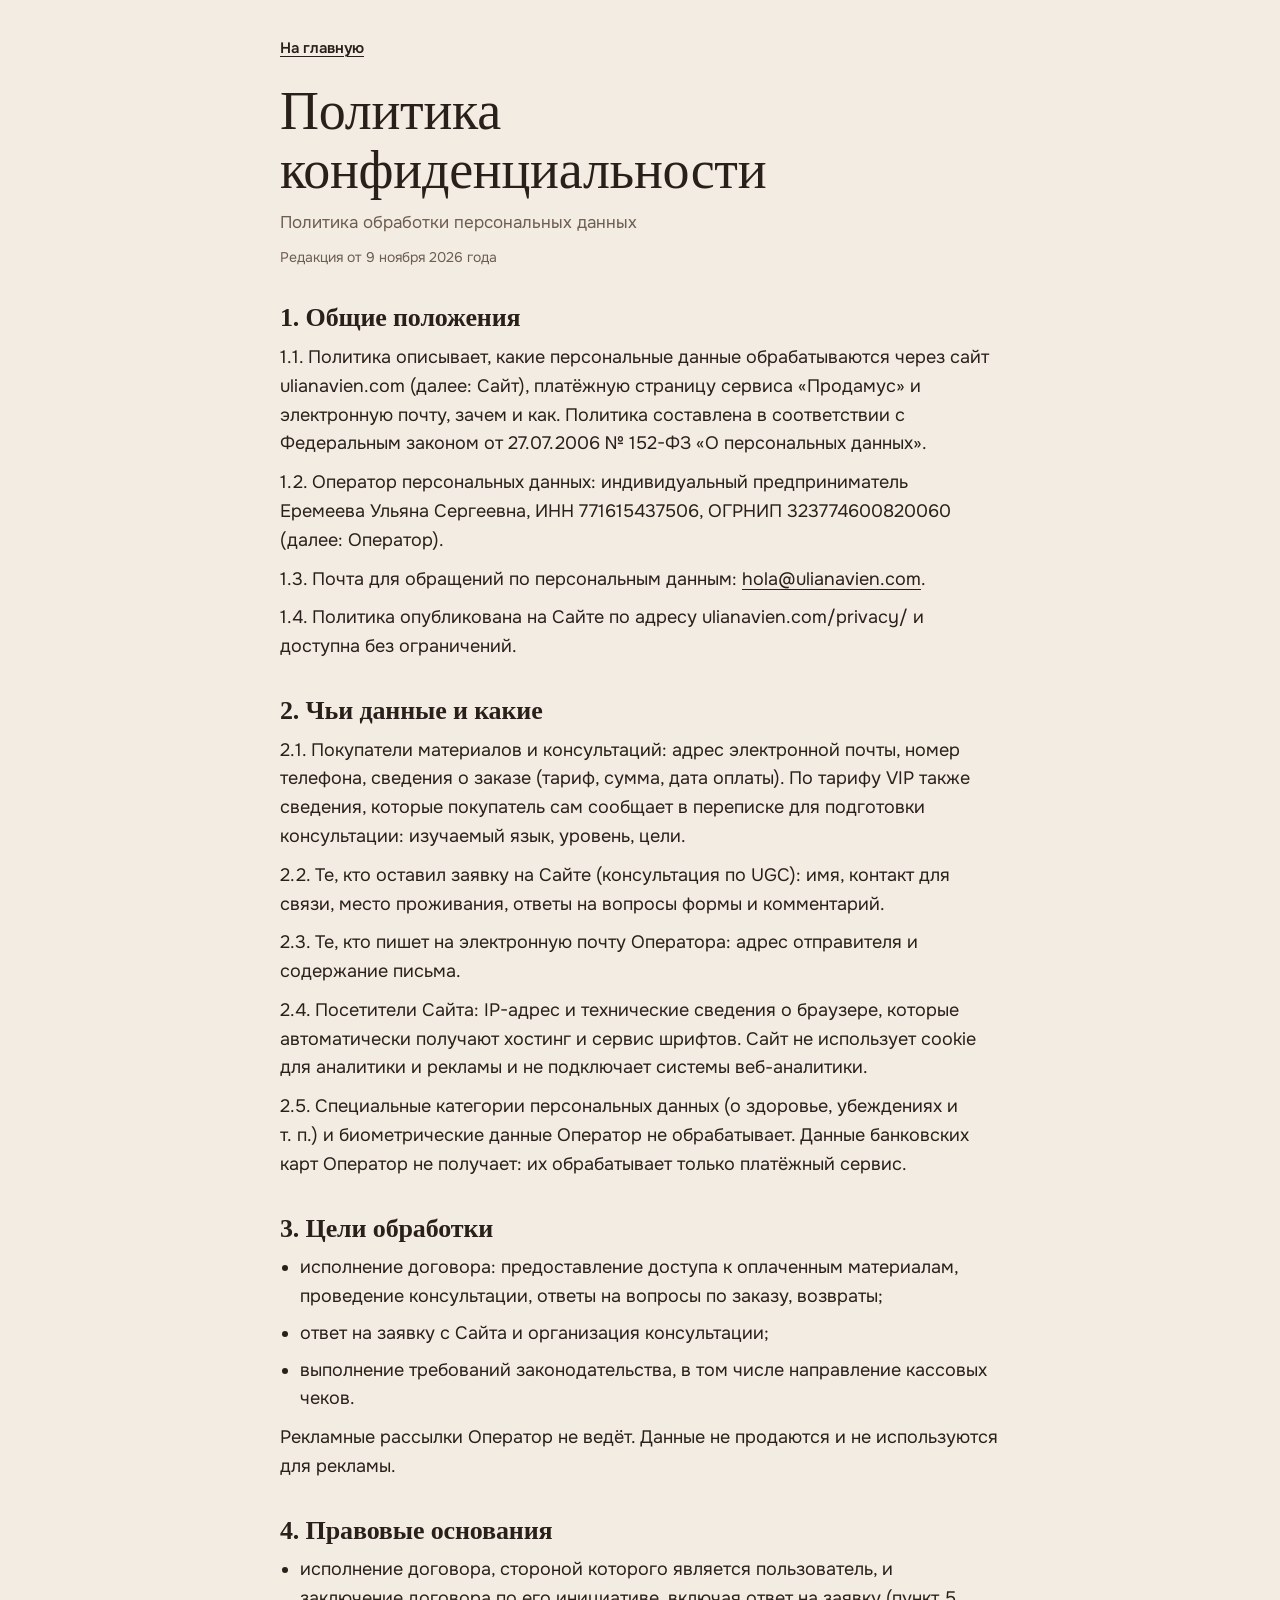
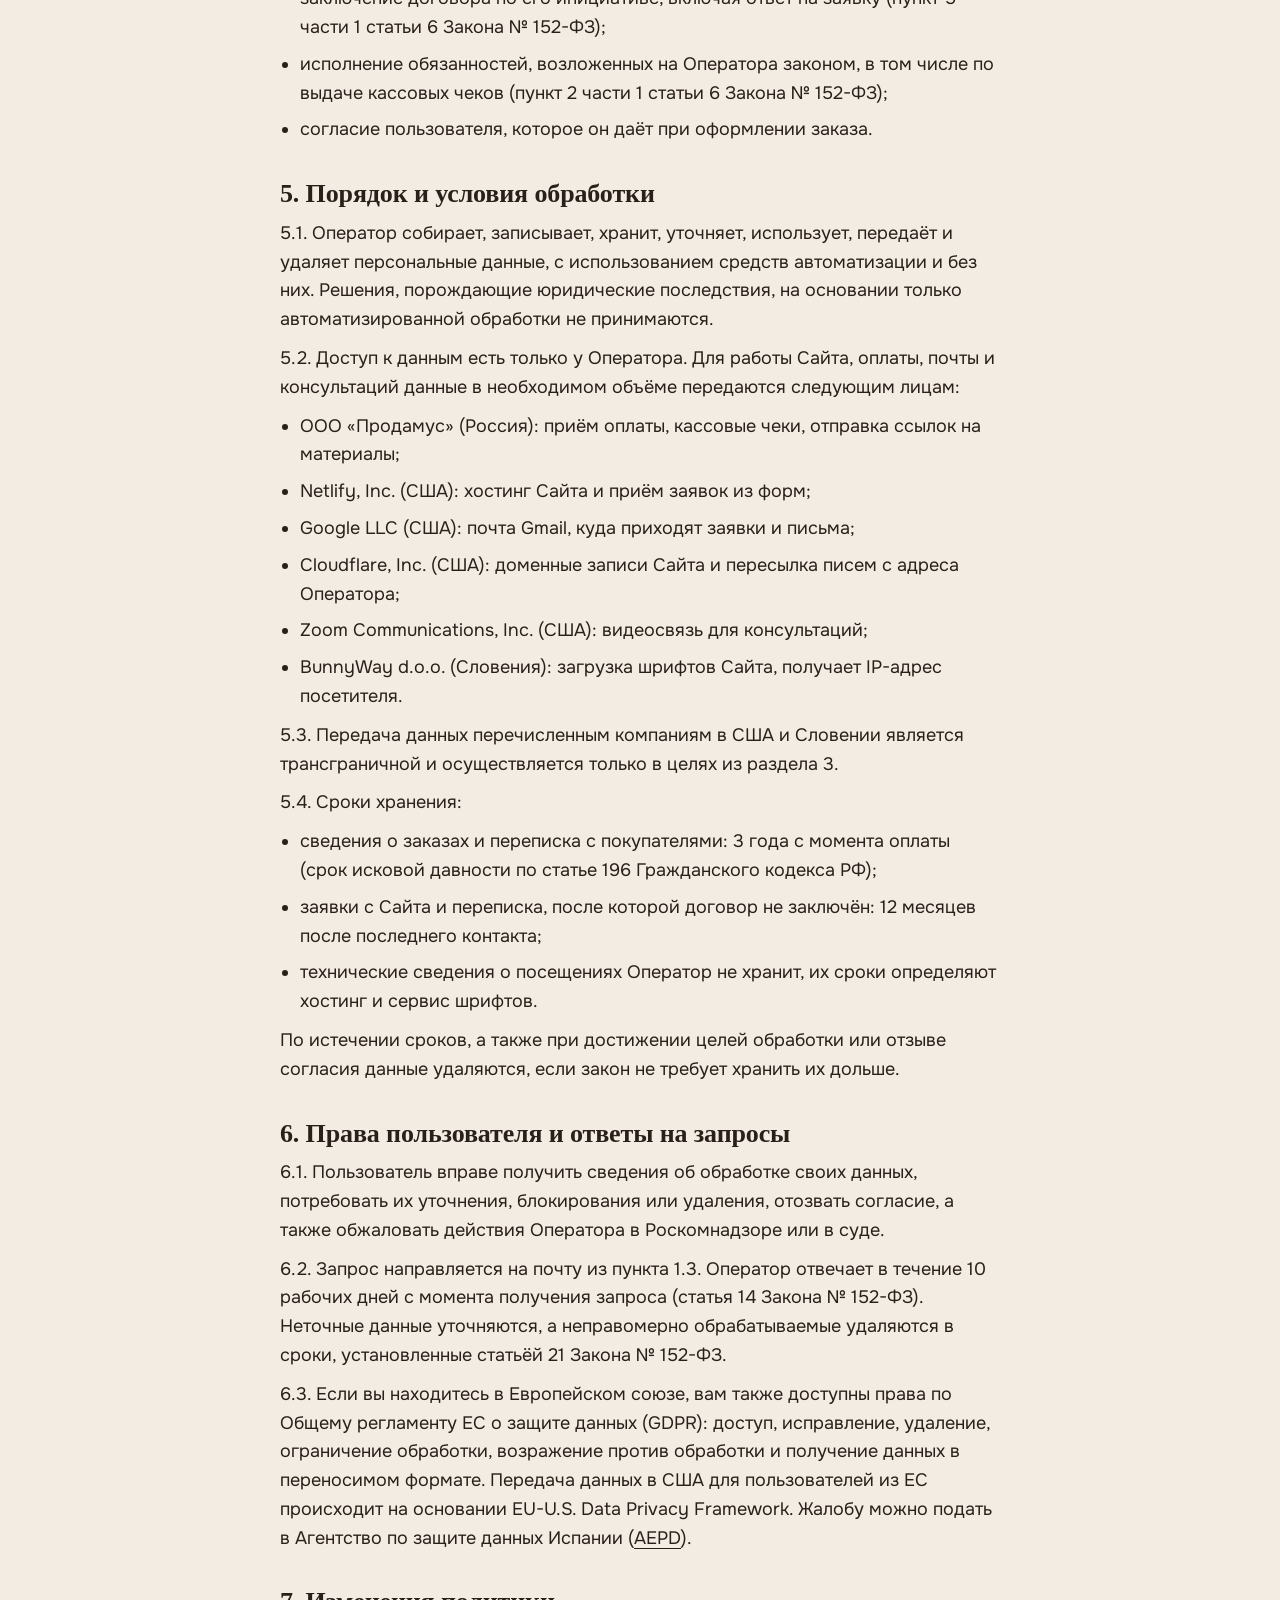
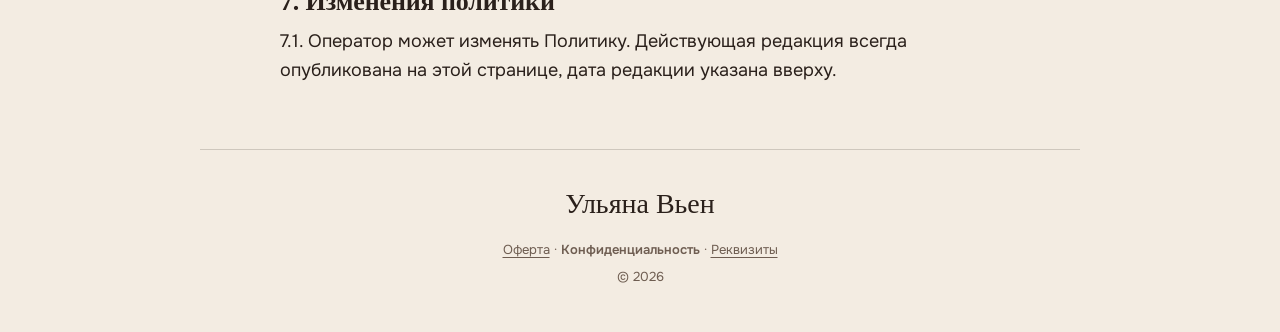
<file: privacy/index.html>
<!doctype html>
<html lang="ru">
<head>
  <meta charset="utf-8">
  <meta name="viewport" content="width=device-width, initial-scale=1, viewport-fit=cover">
  <meta name="robots" content="noindex">
  <title>Политика конфиденциальности · Ульяна Вьен</title>
  <link rel="icon" href="/favicon.svg" type="image/svg+xml">
  <link rel="preconnect" href="https://fonts.bunny.net">
  <link rel="stylesheet" href="https://fonts.bunny.net/css?family=cormorant-garamond:500,600|onest:400,500,600&display=swap">
  <link rel="stylesheet" href="/styles.css">
</head>
<body>
  <main class="legal">
    <div class="wrap">
      <a class="back-link" href="/">На главную</a>
      <h1>Политика конфиденциальности</h1>
      <p class="legal__sub">Политика обработки персональных данных</p>
      <p class="legal__date">Редакция от 9 ноября 2026 года</p>

      <h2>1. Общие положения</h2>
      <p>1.1. Политика описывает, какие персональные данные обрабатываются через сайт ulianavien.com (далее: Сайт), платёжную страницу сервиса «Продамус» и электронную почту, зачем и как. Политика составлена в соответствии с Федеральным законом от 27.07.2006 № 152-ФЗ «О персональных данных».</p>
      <p>1.2. Оператор персональных данных: индивидуальный предприниматель Еремеева Ульяна Сергеевна, ИНН 771615437506, ОГРНИП 323774600820060 (далее: Оператор).</p>
      <p>1.3. Почта для обращений по персональным данным: <a class="mail" data-u="aloh" data-d="moc.neivanailu">hola (собака) ulianavien.com</a>.</p>
      <p>1.4. Политика опубликована на Сайте по адресу ulianavien.com/privacy/ и доступна без ограничений.</p>

      <h2>2. Чьи данные и какие</h2>
      <p>2.1. Покупатели материалов и консультаций: адрес электронной почты, номер телефона, сведения о заказе (тариф, сумма, дата оплаты). По тарифу VIP также сведения, которые покупатель сам сообщает в переписке для подготовки консультации: изучаемый язык, уровень, цели.</p>
      <p>2.2. Те, кто оставил заявку на Сайте (консультация по UGC): имя, контакт для связи, место проживания, ответы на вопросы формы и комментарий.</p>
      <p>2.3. Те, кто пишет на электронную почту Оператора: адрес отправителя и содержание письма.</p>
      <p>2.4. Посетители Сайта: IP-адрес и технические сведения о браузере, которые автоматически получают хостинг и сервис шрифтов. Сайт не использует cookie для аналитики и рекламы и не подключает системы веб-аналитики.</p>
      <p>2.5. Специальные категории персональных данных (о здоровье, убеждениях и т.&nbsp;п.) и биометрические данные Оператор не обрабатывает. Данные банковских карт Оператор не получает: их обрабатывает только платёжный сервис.</p>

      <h2>3. Цели обработки</h2>
      <ul class="legal__list">
        <li>исполнение договора: предоставление доступа к оплаченным материалам, проведение консультации, ответы на вопросы по заказу, возвраты;</li>
        <li>ответ на заявку с Сайта и организация консультации;</li>
        <li>выполнение требований законодательства, в том числе направление кассовых чеков.</li>
      </ul>
      <p>Рекламные рассылки Оператор не ведёт. Данные не продаются и не используются для рекламы.</p>

      <h2>4. Правовые основания</h2>
      <ul class="legal__list">
        <li>исполнение договора, стороной которого является пользователь, и заключение договора по его инициативе, включая ответ на заявку (пункт 5 части 1 статьи 6 Закона № 152-ФЗ);</li>
        <li>исполнение обязанностей, возложенных на Оператора законом, в том числе по выдаче кассовых чеков (пункт 2 части 1 статьи 6 Закона № 152-ФЗ);</li>
        <li>согласие пользователя, которое он даёт при оформлении заказа.</li>
      </ul>

      <h2>5. Порядок и условия обработки</h2>
      <p>5.1. Оператор собирает, записывает, хранит, уточняет, использует, передаёт и удаляет персональные данные, с использованием средств автоматизации и без них. Решения, порождающие юридические последствия, на основании только автоматизированной обработки не принимаются.</p>
      <p>5.2. Доступ к данным есть только у Оператора. Для работы Сайта, оплаты, почты и консультаций данные в необходимом объёме передаются следующим лицам:</p>
      <ul class="legal__list">
        <li>ООО «Продамус» (Россия): приём оплаты, кассовые чеки, отправка ссылок на материалы;</li>
        <li>Netlify, Inc. (США): хостинг Сайта и приём заявок из форм;</li>
        <li>Google LLC (США): почта Gmail, куда приходят заявки и письма;</li>
        <li>Cloudflare, Inc. (США): доменные записи Сайта и пересылка писем с адреса Оператора;</li>
        <li>Zoom Communications, Inc. (США): видеосвязь для консультаций;</li>
        <li>BunnyWay d.o.o. (Словения): загрузка шрифтов Сайта, получает IP-адрес посетителя.</li>
      </ul>
      <p>5.3. Передача данных перечисленным компаниям в США и Словении является трансграничной и осуществляется только в целях из раздела 3.</p>
      <p>5.4. Сроки хранения:</p>
      <ul class="legal__list">
        <li>сведения о заказах и переписка с покупателями: 3 года с момента оплаты (срок исковой давности по статье 196 Гражданского кодекса РФ);</li>
        <li>заявки с Сайта и переписка, после которой договор не заключён: 12 месяцев после последнего контакта;</li>
        <li>технические сведения о посещениях Оператор не хранит, их сроки определяют хостинг и сервис шрифтов.</li>
      </ul>
      <p>По истечении сроков, а также при достижении целей обработки или отзыве согласия данные удаляются, если закон не требует хранить их дольше.</p>

      <h2>6. Права пользователя и ответы на запросы</h2>
      <p>6.1. Пользователь вправе получить сведения об обработке своих данных, потребовать их уточнения, блокирования или удаления, отозвать согласие, а также обжаловать действия Оператора в Роскомнадзоре или в суде.</p>
      <p>6.2. Запрос направляется на почту из пункта 1.3. Оператор отвечает в течение 10 рабочих дней с момента получения запроса (статья 14 Закона № 152-ФЗ). Неточные данные уточняются, а неправомерно обрабатываемые удаляются в сроки, установленные статьёй 21 Закона № 152-ФЗ.</p>
      <p>6.3. Если вы находитесь в Европейском союзе, вам также доступны права по Общему регламенту ЕС о защите данных (GDPR): доступ, исправление, удаление, ограничение обработки, возражение против обработки и получение данных в переносимом формате. Передача данных в США для пользователей из ЕС происходит на основании EU-U.S. Data Privacy Framework. Жалобу можно подать в Агентство по защите данных Испании (<a href="https://www.aepd.es/" target="_blank" rel="noopener">AEPD</a>).</p>

      <h2>7. Изменения политики</h2>
      <p>7.1. Оператор может изменять Политику. Действующая редакция всегда опубликована на этой странице, дата редакции указана вверху.</p>
    </div>
  </main>

  <footer class="footer tone-0">
    <div class="wrap">
      <p class="footer__name">Ульяна Вьен</p>
      <p class="footer__small"><a href="/oferta/">Оферта</a> · <a href="/privacy/" aria-current="page">Конфиденциальность</a> · <a href="/rekvizity/">Реквизиты</a></p>
      <p class="footer__small footer__year">© 2026</p>
    </div>
  </footer>

  <script src="/legal.js" defer></script>
</body>
</html>
</file>
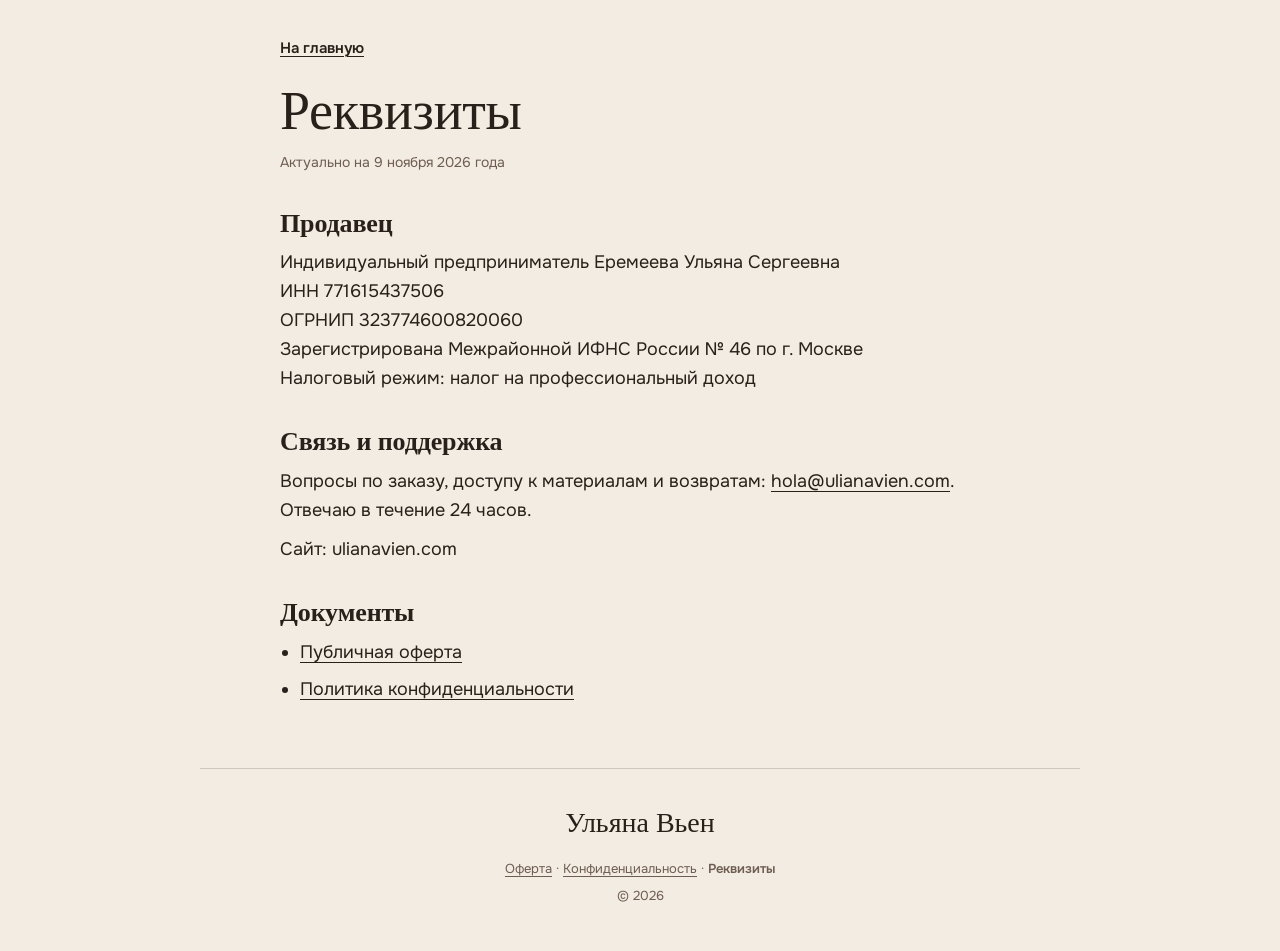
<file: rekvizity/index.html>
<!doctype html>
<html lang="ru">
<head>
  <meta charset="utf-8">
  <meta name="viewport" content="width=device-width, initial-scale=1, viewport-fit=cover">
  <meta name="robots" content="noindex">
  <title>Реквизиты · Ульяна Вьен</title>
  <link rel="icon" href="/favicon.svg" type="image/svg+xml">
  <link rel="preconnect" href="https://fonts.bunny.net">
  <link rel="stylesheet" href="https://fonts.bunny.net/css?family=cormorant-garamond:500,600|onest:400,500,600&display=swap">
  <link rel="stylesheet" href="/styles.css">
</head>
<body>
  <main class="legal">
    <div class="wrap">
      <a class="back-link" href="/">На главную</a>
      <h1>Реквизиты</h1>
      <p class="legal__date">Актуально на 9 ноября 2026 года</p>

      <h2>Продавец</h2>
      <p>Индивидуальный предприниматель Еремеева Ульяна Сергеевна<br>
        ИНН 771615437506<br>
        ОГРНИП 323774600820060<br>
        Зарегистрирована Межрайонной ИФНС России № 46 по г. Москве<br>
        Налоговый режим: налог на профессиональный доход</p>

      <h2>Связь и поддержка</h2>
      <p>Вопросы по заказу, доступу к материалам и возвратам: <a class="mail" data-u="aloh" data-d="moc.neivanailu">hola (собака) ulianavien.com</a>. Отвечаю в течение 24 часов.</p>
      <p>Сайт: ulianavien.com</p>

      <h2>Документы</h2>
      <ul class="legal__list">
        <li><a href="/oferta/">Публичная оферта</a></li>
        <li><a href="/privacy/">Политика конфиденциальности</a></li>
      </ul>
    </div>
  </main>

  <footer class="footer tone-0">
    <div class="wrap">
      <p class="footer__name">Ульяна Вьен</p>
      <p class="footer__small"><a href="/oferta/">Оферта</a> · <a href="/privacy/">Конфиденциальность</a> · <a href="/rekvizity/" aria-current="page">Реквизиты</a></p>
      <p class="footer__small footer__year">© 2026</p>
    </div>
  </footer>

  <script src="/legal.js" defer></script>
</body>
</html>
</file>
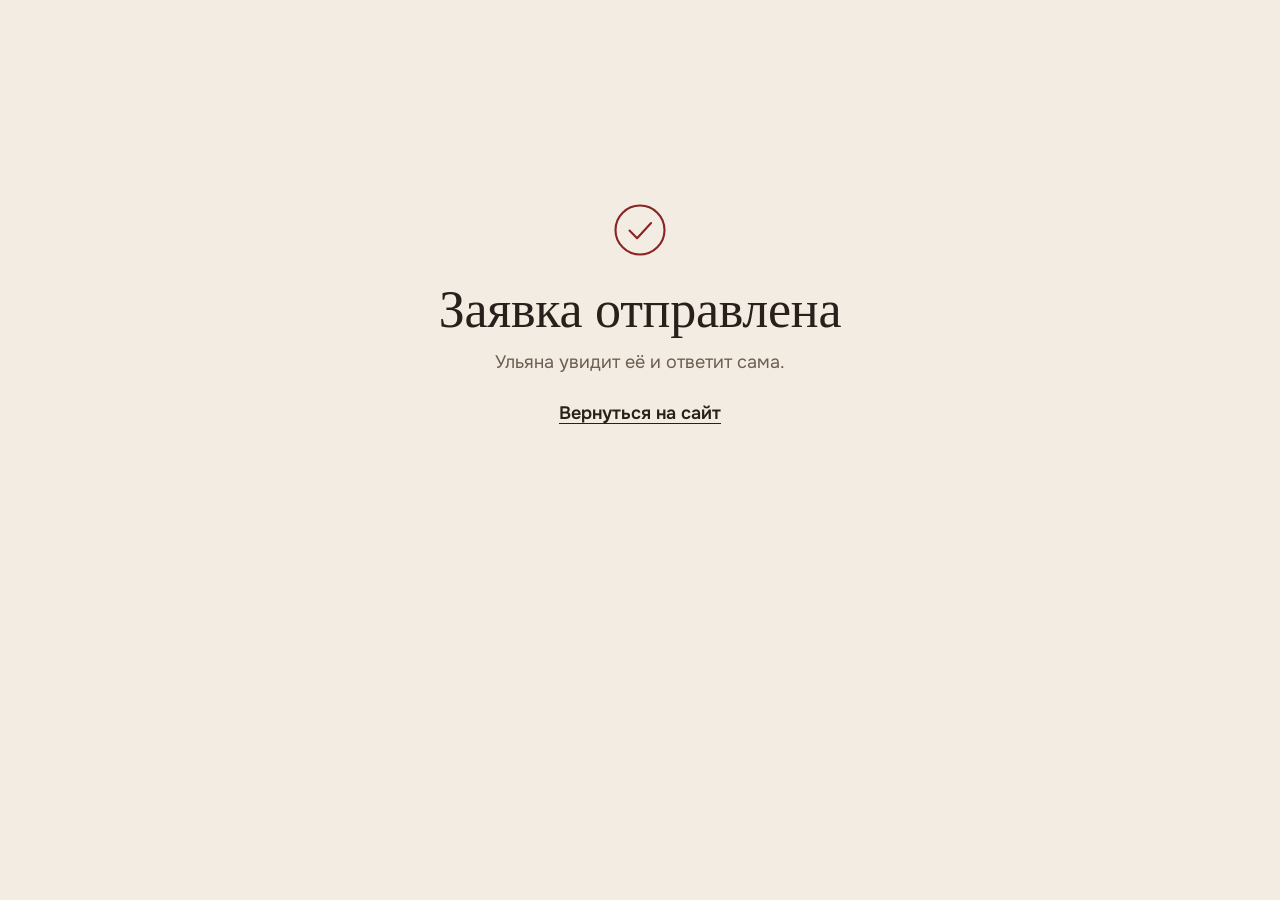
<file: spasibo/index.html>
<!doctype html>
<html lang="ru">
<head>
  <meta charset="utf-8">
  <meta name="viewport" content="width=device-width, initial-scale=1, viewport-fit=cover">
  <meta name="robots" content="noindex">
  <title>Заявка отправлена · Ульяна Вьен</title>
  <link rel="icon" href="/favicon.svg" type="image/svg+xml">
  <link rel="preconnect" href="https://fonts.bunny.net">
  <link rel="stylesheet" href="https://fonts.bunny.net/css?family=cormorant-garamond:500,600|onest:400,500,600&display=swap">
  <link rel="stylesheet" href="/styles.css">
</head>
<body>
  <main class="thanks">
    <div class="wrap">
      <svg viewBox="0 0 48 48" aria-hidden="true"><circle cx="24" cy="24" r="21"/><path d="M15 24.5l6.5 6.5L33.5 18"/></svg>
      <h1>Заявка отправлена</h1>
      <p>Ульяна увидит её и ответит сама.</p>
      <a class="text-link" href="/">Вернуться на сайт</a>
    </div>
  </main>
</body>
</html>
</file>
<file: styles.css>
/* Palette "Лён и бордо", chosen 2026-11-09. Roles:
   bg/ink: the linen page ground; d1: the guide (the guide's own blush); d2: UGC (warm stone);
   d3: the closing block (espresso); btn: every action, the burgundy of the guide;
   hl: handwritten notes; card: tier cards and the form. */
:root {
  --bg: #f3ece2;
  --ink: #2a201b;
  --ink-2: #6e5d51;
  --hl: #9a3b24;
  --paper: #f9f4ee;
  --d1: #f7e6dc;
  --d1-ink: #2a201b;
  --d1-ink-2: #6b5649;
  --d2: #e5dccf;
  --d2-ink: #2a201b;
  --d2-ink-2: #665749;
  --d3: #2b211d;
  --d3-ink: #f3ece2;
  --d3-ink-2: #c4b3a4;
  --btn: #8a2323;
  --btn-ink: #fff6f1;
  --sticker: #8a2323;
  --sticker-ink: #fff6f1;
  --card: #fffbf6;
  --card-ink: #2a201b;
  --line: #ddcfbf;
}

:root {
  color-scheme: light;
  --card-ink-2: color-mix(in srgb, var(--card-ink) 70%, #ffffff);
  --card-line: color-mix(in srgb, var(--card-ink) 12%, #ffffff);
  --field-line: color-mix(in srgb, var(--card-ink) 40%, #ffffff);
  --danger: #b42318;
  --radius: 22px;
  --radius-sm: 12px;
  --sheet: 32px;
  --ease-out: cubic-bezier(0.16, 1, 0.3, 1);
  --shadow: 0 1px 0 rgb(42 32 27 / 0.04), 0 18px 34px -26px rgb(42 32 27 / 0.45);
  --font-display: "Cormorant Garamond", "Cormorant", Georgia, "Times New Roman", serif;
  --font-text: "Onest", system-ui, -apple-system, "Segoe UI", sans-serif;
  --font-hand: "Caveat", "Onest", cursive;
}

/* Section tones: every block reads its colors from --s-* */
body,
.tone-0 { --s-bg: var(--bg); --s-ink: var(--ink); --s-ink-2: var(--ink-2); }
.tone-1 { --s-bg: var(--d1); --s-ink: var(--d1-ink); --s-ink-2: var(--d1-ink-2); }
.tone-2 { --s-bg: var(--d2); --s-ink: var(--d2-ink); --s-ink-2: var(--d2-ink-2); }
.tone-3 { --s-bg: var(--d3); --s-ink: var(--d3-ink); --s-ink-2: var(--d3-ink-2); }

*,
*::before,
*::after {
  box-sizing: border-box;
}

html {
  -webkit-text-size-adjust: 100%;
  scroll-behavior: smooth;
  scrollbar-color: var(--ink-2) var(--bg);
}

body {
  margin: 0;
  background: var(--bg);
  color: var(--ink);
  font: 400 17px/1.6 var(--font-text);
  font-kerning: normal;
  -webkit-font-smoothing: antialiased;
  caret-color: var(--btn);
}

::selection {
  background: var(--btn);
  color: var(--btn-ink);
}

img {
  display: block;
  max-width: 100%;
  height: auto;
}

a {
  color: inherit;
  text-decoration-thickness: 1px;
  text-underline-offset: 0.22em;
}

:focus-visible {
  outline: 2px solid currentColor;
  outline-offset: 3px;
}

h1,
h2,
h3 {
  margin: 0;
  font-family: var(--font-display);
  font-weight: 600;
  line-height: 1.1;
  letter-spacing: -0.005em;
  text-wrap: balance;
}

p {
  margin: 0;
  text-wrap: pretty;
}

figure {
  margin: 0;
}

.nowrap {
  white-space: nowrap;
}

.wrap {
  max-width: 1080px;
  margin-inline: auto;
}

.hero,
.doors,
.sheet,
.footer,
.thanks,
.legal {
  padding-left: 20px;
  padding-right: 20px;
}

.hand {
  font-family: var(--font-hand);
  font-weight: 700;
  line-height: 1;
  letter-spacing: 0;
}

/* Small uppercase line above a heading, the same kicker the guide uses */
.kicker {
  margin-bottom: 14px;
  font: 600 12px/1.3 var(--font-text);
  letter-spacing: 0.18em;
  text-transform: uppercase;
  color: var(--s-ink-2);
}

/* Kept for pages that still wrap headings in a label: now plain text */
.label {
  color: inherit;
  background: none;
}

/* Hero: an arched portrait and the name in a serif */
.hero {
  padding-top: 28px;
  padding-bottom: 8px;
  color: var(--s-ink);
  background: var(--s-bg);
}

.hero__grid {
  display: grid;
  gap: 30px;
}

.hero__frame {
  position: relative;
  width: min(100%, 420px);
  margin-inline: auto;
}

.hero__photo {
  width: 100%;
  aspect-ratio: 4 / 5;
  object-fit: cover;
  object-position: 50% 22%;
  border-radius: 999px 999px 26px 26px;
}

.hero__text {
  text-align: center;
}

.hero__hi {
  display: inline-block;
  font-size: 30px;
  color: var(--hl);
  transform: rotate(-4deg);
}

.hero__name {
  margin-top: 4px;
  font-size: clamp(56px, 15.5vw, 108px);
  font-weight: 500;
  line-height: 0.95;
  letter-spacing: -0.015em;
}

.hero__line {
  margin-top: 16px;
  font: italic 500 clamp(22px, 5.6vw, 30px)/1.25 var(--font-display);
}

.hero__bio {
  max-width: 30em;
  margin: 12px auto 0;
  font-size: 16px;
  color: var(--s-ink-2);
}

/* Doors: two cards that preview the colors of the sections they open */
.doors {
  padding-top: 34px;
  padding-bottom: calc(52px + var(--sheet));
  color: var(--s-ink);
  background: var(--s-bg);
  scroll-margin-top: 8px;
}

.doors__hint {
  display: flex;
  align-items: flex-end;
  justify-content: center;
  gap: 4px;
  margin: 0 0 14px;
  font-size: 26px;
  color: var(--hl);
  transform: rotate(-2deg);
}

.doors__hint svg {
  width: 34px;
  height: 28px;
  fill: none;
  stroke: currentColor;
  stroke-width: 2.2;
  stroke-linecap: round;
  stroke-linejoin: round;
}

.doors__list {
  display: grid;
  gap: 14px;
  max-width: 880px;
  margin: 0 auto;
  padding: 0;
  list-style: none;
}

.door {
  position: relative;
  display: flex;
  align-items: center;
  gap: 14px;
  min-height: 92px;
  padding: 18px 16px 18px 22px;
  color: var(--s-ink);
  text-decoration: none;
  background: var(--s-bg);
  border: 1px solid var(--line);
  border-radius: var(--radius);
  box-shadow: var(--shadow);
  transition: transform 0.35s var(--ease-out), box-shadow 0.35s var(--ease-out);
}

.door:hover {
  transform: translateY(-2px);
  box-shadow: 0 1px 0 rgb(42 32 27 / 0.04), 0 22px 40px -24px rgb(42 32 27 / 0.5);
}

.door:active {
  transform: scale(0.985);
}

.door__text {
  display: flex;
  flex: 1;
  flex-direction: column;
  gap: 4px;
  min-width: 0;
}

.door__name {
  font-family: var(--font-display);
  font-size: 24px;
  font-weight: 600;
  line-height: 1.1;
}

.door__sub {
  font-size: 15px;
  line-height: 1.35;
  color: var(--s-ink-2);
}

.door__go {
  display: grid;
  flex: none;
  place-items: center;
  width: 46px;
  height: 46px;
  color: var(--btn-ink);
  background: var(--btn);
  border-radius: 50%;
}

.door__go svg {
  width: 22px;
  height: 22px;
  fill: none;
  stroke: currentColor;
  stroke-width: 2;
  stroke-linecap: round;
  stroke-linejoin: round;
  transition: transform 0.35s var(--ease-out);
}

.door:hover .door__go svg {
  transform: translateY(3px);
}

.sticker {
  position: absolute;
  top: -13px;
  right: 18px;
  padding: 3px 11px 5px;
  font-size: 21px;
  color: var(--sticker-ink);
  background: var(--sticker);
  border-radius: 999px;
  transform: rotate(-3deg);
}

/* Sheets: each section slides over the previous one with rounded top corners */
.sheet {
  position: relative;
  margin-top: calc(var(--sheet) * -1);
  padding-top: 60px;
  padding-bottom: calc(68px + var(--sheet));
  color: var(--s-ink);
  background: var(--s-bg);
  border-radius: var(--sheet) var(--sheet) 0 0;
}

.sheet h2 {
  font-size: clamp(38px, 9.4vw, 58px);
  font-weight: 500;
  line-height: 1.02;
}

/* About: the portrait with the diploma pinned to it like a polaroid */
.about {
  --s-bg: var(--paper);
  box-shadow: 0 -1px 0 rgb(42 32 27 / 0.06);
}

.about__grid {
  display: grid;
  gap: 44px;
}

.about__photos {
  position: relative;
  width: min(100%, 420px);
  margin-inline: auto;
  padding-bottom: 54px;
}

.about__photo {
  width: 82%;
  aspect-ratio: 4 / 5;
  object-fit: cover;
  object-position: 50% 30%;
  border-radius: var(--radius);
}

.polaroid {
  position: absolute;
  right: 0;
  bottom: 0;
  width: 48%;
  padding: 8px 8px 0;
  background: #ffffff;
  border-radius: 6px;
  box-shadow: 0 18px 30px -18px rgb(42 32 27 / 0.55);
  transform: rotate(4deg);
}

.polaroid img {
  width: 100%;
  aspect-ratio: 4 / 5;
  object-fit: cover;
  border-radius: 2px;
}

.polaroid figcaption {
  padding: 7px 2px 9px;
  font-size: 19px;
  text-align: center;
  color: var(--card-ink);
}

.about__text h2 {
  margin-bottom: 18px;
}

.about__text p + p {
  margin-top: 12px;
}

.about__first {
  font-size: 18px;
}

.text-link {
  display: inline-block;
  margin-top: 18px;
  font-weight: 600;
}

/* Offer sections: a heading block and a photo side by side on wide screens */
.offer__intro {
  display: grid;
  gap: 28px;
}

.lead {
  max-width: 34em;
  margin-top: 18px;
  font-size: 18px;
}

.offer__photo img {
  width: 100%;
  aspect-ratio: 4 / 3;
  object-fit: cover;
  object-position: 50% 32%;
  border-radius: var(--radius);
}

.offer__photo--studio img {
  object-position: 50% 8%;
}

/* Two pages of the guide lying one over the other: the cover in front, an inside page behind */
.guide-pages {
  position: relative;
  width: 100%;
  max-width: 560px;
  margin-inline: auto;
  aspect-ratio: 100 / 70;
}

.guide-pages img {
  position: absolute;
  width: 84%;
  aspect-ratio: 16 / 9;
  object-fit: cover;
  border-radius: 10px;
  box-shadow: 0 2px 6px rgb(42 32 27 / 0.12), 0 24px 40px -22px rgb(42 32 27 / 0.55);
}

.guide-pages__back {
  top: 3%;
  right: 1%;
  transform: rotate(3deg);
}

.guide-pages__front {
  bottom: 4%;
  left: 1%;
  transform: rotate(-3deg);
}

.list-title {
  margin-top: 30px;
  font-size: 24px;
}

.checks {
  display: grid;
  gap: 10px;
  margin: 12px 0 0;
  padding: 0;
  list-style: none;
}

.checks li {
  position: relative;
  padding-left: 32px;
}

.checks li::before {
  content: "";
  position: absolute;
  top: 0.22em;
  left: 0;
  width: 20px;
  height: 20px;
  background: var(--btn);
  -webkit-mask: url("data:image/svg+xml,%3Csvg xmlns='http://www.w3.org/2000/svg' viewBox='0 0 24 24' fill='none' stroke='black' stroke-width='2.4' stroke-linecap='round' stroke-linejoin='round'%3E%3Cpath d='M4.5 12.5l5 5 10-11'/%3E%3C/svg%3E") center / contain no-repeat;
  mask: url("data:image/svg+xml,%3Csvg xmlns='http://www.w3.org/2000/svg' viewBox='0 0 24 24' fill='none' stroke='black' stroke-width='2.4' stroke-linecap='round' stroke-linejoin='round'%3E%3Cpath d='M4.5 12.5l5 5 10-11'/%3E%3C/svg%3E") center / contain no-repeat;
}

.tone-3 .checks li::before {
  background: currentColor;
}

.back-link {
  display: flex;
  align-items: center;
  width: fit-content;
  min-height: 44px;
  margin-top: 18px;
  font-size: 15px;
  font-weight: 600;
}

/* Product tiers: cream cards, the middle one framed in burgundy and stickered */
.tiers {
  display: grid;
  gap: 18px;
  margin: 40px 0 0;
  padding: 0;
  list-style: none;
}

.tier {
  position: relative;
  display: flex;
  flex-direction: column;
  padding: 26px 22px 22px;
  color: var(--card-ink);
  background: var(--card);
  border: 1px solid var(--line);
  border-radius: var(--radius);
  box-shadow: var(--shadow);
  scroll-margin-top: 24px;
}

.tier--pick {
  margin-top: 12px;
  border: 2px solid var(--btn);
}

.tier__badge {
  top: -17px;
  right: 18px;
  font-size: 21px;
}

.tier__name {
  font-size: 30px;
  font-weight: 600;
}

.tier__price {
  display: flex;
  flex-wrap: wrap;
  align-items: baseline;
  gap: 2px 10px;
  margin-top: 4px;
}

.tier__rub {
  font: 600 46px/1.05 var(--font-display);
  font-variant-numeric: lining-nums tabular-nums;
}

.tier__eur {
  font-size: 15px;
  color: var(--card-ink-2);
  font-variant-numeric: tabular-nums;
}

.tier__for {
  margin-top: 12px;
  font-size: 25px;
  line-height: 1.1;
  color: var(--hl);
}

.tier__list {
  gap: 9px;
  margin-top: 16px;
  padding-top: 16px;
  font-size: 16px;
  border-top: 1px solid var(--card-line);
}

.tier__list strong {
  font-weight: 600;
}

.tier__note {
  margin-top: 16px;
  padding: 12px 14px;
  font-size: 15px;
  background: color-mix(in srgb, var(--d1) 70%, var(--card));
  border-radius: var(--radius-sm);
}

.tier__limit {
  margin-top: 12px;
  font-size: 14px;
  color: var(--card-ink-2);
}

.tier__buy {
  display: flex;
  align-items: center;
  justify-content: center;
  margin-top: auto;
  text-decoration: none;
}

/* The button sits at the bottom of the card, so the three buttons line up side by side */
.tier > :nth-last-child(2) {
  margin-bottom: 22px;
}

.tier__buy:focus-visible {
  outline-color: var(--btn);
}

/* Sign-up: a pill that opens into the form card */
.signup {
  max-width: 640px;
  margin-top: 34px;
  color: var(--card-ink);
  border-radius: var(--radius);
  transition: background-color 0.3s;
}

.signup summary {
  display: flex;
  align-items: center;
  justify-content: center;
  gap: 8px;
  min-height: 58px;
  padding: 14px 22px;
  font: 600 17px/1.2 var(--font-text);
  color: var(--btn-ink);
  list-style: none;
  background: var(--btn);
  border-radius: 999px;
  cursor: pointer;
  transition: transform 0.15s, border-radius 0.3s var(--ease-out), filter 0.2s;
}

.signup summary:hover {
  filter: brightness(0.92);
}

.signup summary::-webkit-details-marker {
  display: none;
}

.signup summary:active {
  transform: scale(0.985);
}

.signup summary svg {
  width: 22px;
  height: 22px;
  fill: none;
  stroke: currentColor;
  stroke-width: 2.2;
  stroke-linecap: round;
  stroke-linejoin: round;
  transition: transform 0.3s var(--ease-out);
}

.signup[open] {
  background: var(--card);
  border: 1px solid var(--line);
  box-shadow: var(--shadow);
}

.signup[open] summary {
  justify-content: space-between;
  padding: 20px 20px 6px;
  font: 600 24px/1.2 var(--font-display);
  color: var(--card-ink);
  background: transparent;
  border-radius: var(--radius) var(--radius) 0 0;
  filter: none;
}

.signup[open] summary svg {
  transform: rotate(180deg);
}

.signup[open] .order {
  animation: unfold 0.45s var(--ease-out) both;
}

@keyframes unfold {
  from {
    opacity: 0;
    transform: translateY(-6px);
  }
}

/* Forms */
.order {
  display: grid;
  gap: 18px;
  padding: 12px 20px 20px;
}

.field {
  display: grid;
  gap: 7px;
  min-width: 0;
  margin: 0;
  padding: 0;
  border: 0;
}

.field label,
.field legend {
  padding: 0;
  font-size: 15px;
  font-weight: 600;
  color: var(--card-ink);
}

.field legend {
  margin-bottom: 9px;
}

.optional {
  margin-left: 4px;
  font-size: 14px;
  font-weight: 400;
  color: var(--card-ink-2);
}

.field input,
.field textarea {
  width: 100%;
  min-height: 48px;
  padding: 12px 14px;
  font: inherit;
  font-size: 16px;
  color: var(--card-ink);
  background: var(--card);
  border: 1px solid var(--field-line);
  border-radius: var(--radius-sm);
  transition: border-color 0.2s, box-shadow 0.2s;
}

.field textarea {
  min-height: 96px;
  resize: vertical;
}

.field input::placeholder,
.field textarea::placeholder {
  color: var(--card-ink-2);
}

.field input:focus,
.field textarea:focus {
  outline: none;
  border-color: var(--btn);
  box-shadow: 0 0 0 3px color-mix(in srgb, var(--btn) 20%, transparent);
}

.field input[aria-invalid="true"],
.field textarea[aria-invalid="true"] {
  border-color: var(--danger);
}

.chips {
  display: flex;
  flex-wrap: wrap;
  gap: 8px;
}

.chip {
  position: relative;
  cursor: pointer;
}

.chip input {
  position: absolute;
  inset: 0;
  width: 100%;
  height: 100%;
  margin: 0;
  opacity: 0;
  cursor: pointer;
}

.chip span {
  display: inline-flex;
  align-items: center;
  min-height: 42px;
  padding: 8px 15px;
  font-size: 15px;
  font-weight: 500;
  color: var(--card-ink);
  background: var(--card);
  border: 1px solid var(--field-line);
  border-radius: 999px;
  transition: background-color 0.2s, border-color 0.2s, color 0.2s;
}

.chip:hover span {
  border-color: var(--card-ink);
}

.chip input:checked + span {
  color: var(--btn-ink);
  background: var(--btn);
  border-color: var(--btn);
}

.chip input:focus-visible + span {
  outline: 2px solid var(--card-ink);
  outline-offset: 2px;
}

.button {
  min-height: 54px;
  padding: 14px 22px;
  font: 600 17px/1.2 var(--font-text);
  letter-spacing: 0;
  color: var(--btn-ink);
  background: var(--btn);
  border: 0;
  border-radius: 999px;
  cursor: pointer;
  transition: filter 0.2s, transform 0.15s;
}

.button:hover {
  filter: brightness(0.9);
}

.button:active {
  transform: scale(0.985);
}

.button[disabled] {
  cursor: progress;
  opacity: 0.72;
}

.privacy {
  margin-top: -6px;
  font-size: 13px;
  text-align: center;
  color: var(--card-ink-2);
}

.form-error {
  font-size: 15px;
  color: var(--danger);
}

.hp {
  position: absolute;
  left: -9999px;
  width: 1px;
  height: 1px;
  overflow: hidden;
}

/* Sent state: the one authored moment */
.order[data-state="sent"] > :not(.order__done) {
  display: none;
}

.order__done {
  display: grid;
  justify-items: center;
  gap: 8px;
  padding: 16px 4px 10px;
  text-align: center;
  animation: settle 0.5s var(--ease-out) both;
}

.order__done svg {
  width: 48px;
  height: 48px;
  margin-bottom: 4px;
  fill: none;
  stroke: var(--btn);
  stroke-width: 1.8;
  stroke-linecap: round;
  stroke-linejoin: round;
}

.order__done .tick {
  stroke-dasharray: 27;
  stroke-dashoffset: 27;
  animation: draw 0.6s var(--ease-out) 0.2s forwards;
}

.order__done h3 {
  font-size: 28px;
}

.order__done p {
  max-width: 28em;
  color: var(--card-ink-2);
}

@keyframes draw {
  to {
    stroke-dashoffset: 0;
  }
}

@keyframes settle {
  from {
    opacity: 0;
    transform: translateY(6px);
    filter: blur(3px);
  }
}

/* Brands: a contact, not a form */
.brands {
  padding-bottom: 56px;
}

.brands__grid {
  display: grid;
  justify-items: center;
  gap: 26px;
  max-width: 880px;
  text-align: center;
}

.brands__photo {
  width: 168px;
  aspect-ratio: 1;
  object-fit: cover;
  object-position: 50% 16%;
  border-radius: 50%;
  box-shadow: 0 0 0 6px color-mix(in srgb, var(--s-ink) 10%, transparent);
}

.brands h2 {
  margin-bottom: 14px;
  font-size: clamp(34px, 8vw, 46px);
}

.brands__mail {
  margin-top: 14px;
  font: italic 500 clamp(26px, 6.6vw, 34px)/1.2 var(--font-display);
  overflow-wrap: anywhere;
}

.brands__es {
  margin-top: 12px;
  font-size: 15px;
  color: var(--s-ink-2);
}

/* Footer */
.footer {
  padding-top: 8px;
  padding-bottom: 44px;
  text-align: center;
  color: var(--s-ink);
  background: var(--s-bg);
}

.footer .wrap {
  max-width: 880px;
  padding-top: 32px;
  border-top: 1px solid color-mix(in srgb, var(--s-ink) 18%, transparent);
}

.footer__name {
  font-family: var(--font-display);
  font-size: 28px;
  font-weight: 500;
}

.socials {
  display: flex;
  justify-content: center;
  gap: 10px;
  margin: 14px 0 0;
  padding: 0;
  list-style: none;
}

.socials a {
  display: grid;
  place-items: center;
  width: 44px;
  height: 44px;
  color: var(--s-ink);
  border: 1px solid color-mix(in srgb, var(--s-ink) 35%, transparent);
  border-radius: 999px;
  transition: background-color 0.2s;
}

.socials a:hover {
  background: color-mix(in srgb, var(--s-ink) 10%, transparent);
}

.socials svg {
  width: 20px;
  height: 20px;
  fill: none;
  stroke: currentColor;
  stroke-width: 1.7;
  stroke-linecap: round;
  stroke-linejoin: round;
}

.socials svg .dot,
.socials svg .fill {
  fill: currentColor;
  stroke: none;
}

.footer__small {
  margin-top: 14px;
  font-size: 13px;
  color: var(--s-ink-2);
}

.mail {
  overflow-wrap: anywhere;
}

/* Thank-you page */
.thanks {
  display: grid;
  place-items: center;
  min-height: 70vh;
  padding-top: 48px;
  padding-bottom: 48px;
  text-align: center;
}

.thanks svg {
  width: 56px;
  height: 56px;
  margin: 0 auto 14px;
  fill: none;
  stroke: var(--btn);
  stroke-width: 1.8;
  stroke-linecap: round;
  stroke-linejoin: round;
}

.thanks h1 {
  font-size: clamp(36px, 9vw, 52px);
  font-weight: 500;
}

.thanks p {
  margin-top: 10px;
  color: var(--ink-2);
}

.thanks .text-link {
  margin-top: 22px;
}

/* Legal pages */
.legal .wrap,
.thanks .wrap {
  max-width: 720px;
}

.legal {
  padding-top: 8px;
  padding-bottom: 56px;
}

.legal h1 {
  margin-top: 12px;
  font-size: clamp(38px, 9vw, 54px);
  font-weight: 500;
}

.legal__date {
  margin-top: 10px;
  font-size: 14px;
  color: var(--ink-2);
}

.legal h2 {
  margin-top: 36px;
  font-size: 26px;
}

.legal h2 + p,
.legal h2 + ul {
  margin-top: 10px;
}

.legal p + p,
.legal ul + p,
.legal p + ul {
  margin-top: 10px;
}

.legal__list {
  display: grid;
  gap: 8px;
  margin: 0;
  padding-left: 20px;
}

.legal__sub {
  margin-top: 8px;
  font-size: 17px;
  color: var(--ink-2);
}

/* The offer line under the tiers */
.tiers__legal {
  max-width: 44em;
  margin-top: 22px;
  font-size: 14px;
  color: var(--s-ink-2);
}

.tiers__legal a {
  color: var(--s-ink);
}

.footer__year {
  margin-top: 6px;
}

.footer__small a[aria-current="page"] {
  text-decoration: none;
  font-weight: 600;
}

@media (min-width: 768px) {
  body {
    font-size: 18px;
  }

  .hero,
  .doors,
  .sheet,
  .footer,
  .thanks,
  .legal {
    padding-left: 32px;
    padding-right: 32px;
  }

  .doors__list {
    grid-template-columns: 1fr 1fr;
  }

  .sheet {
    padding-top: 84px;
    padding-bottom: calc(92px + var(--sheet));
  }

  .brands {
    padding-bottom: 72px;
  }

  .brands__grid {
    grid-template-columns: auto 1fr;
    justify-items: start;
    align-items: center;
    gap: 40px;
    margin-inline: auto;
    text-align: left;
  }

  .brands__photo {
    width: 210px;
  }
}

@media (min-width: 920px) {
  .hero {
    padding-top: 56px;
  }

  .hero__grid {
    grid-template-columns: 1.05fr 0.95fr;
    align-items: center;
    gap: 64px;
  }

  .hero__text {
    order: -1;
    text-align: left;
  }

  .hero__frame {
    width: 100%;
    max-width: 460px;
    margin: 0 0 0 auto;
  }

  .hero__bio {
    margin-left: 0;
  }

  .about__grid {
    grid-template-columns: 420px 1fr;
    align-items: center;
    gap: 72px;
  }

  .offer__intro {
    grid-template-columns: 1.1fr 0.9fr;
    align-items: center;
    gap: 64px;
  }

  .offer__intro--flip {
    grid-template-columns: 0.9fr 1.1fr;
  }

  .offer__intro--flip .offer__photo {
    order: -1;
  }

  .offer__photo img {
    aspect-ratio: 4 / 5;
  }

  .tiers {
    grid-template-columns: repeat(3, 1fr);
    align-items: stretch;
    gap: 22px;
    margin-top: 56px;
  }

  .tier--pick {
    margin-top: 0;
  }

  .signup {
    margin-inline: auto;
  }
}

@media (prefers-reduced-motion: reduce) {
  html {
    scroll-behavior: auto;
  }

  *,
  *::before,
  *::after {
    transition-duration: 0.01ms !important;
    animation-duration: 0.01ms !important;
    animation-delay: 0s !important;
  }
}
</file>
